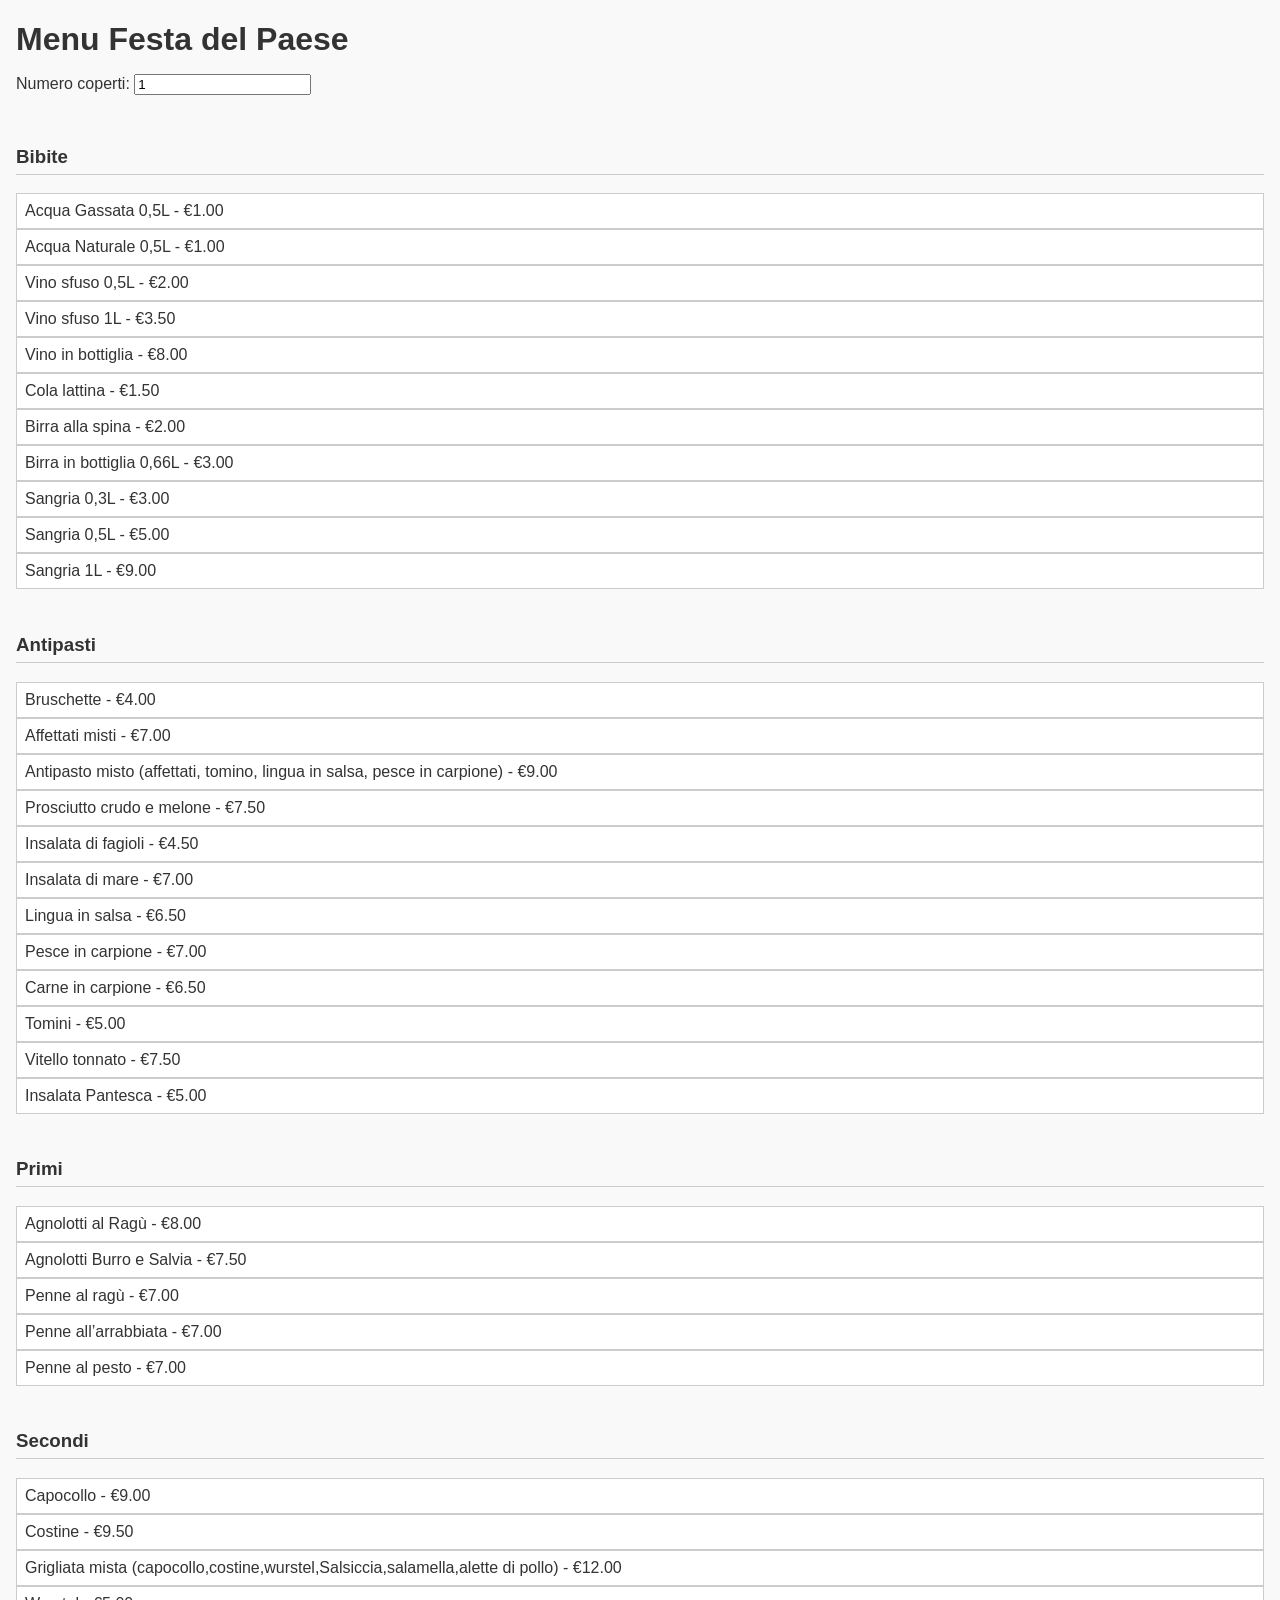
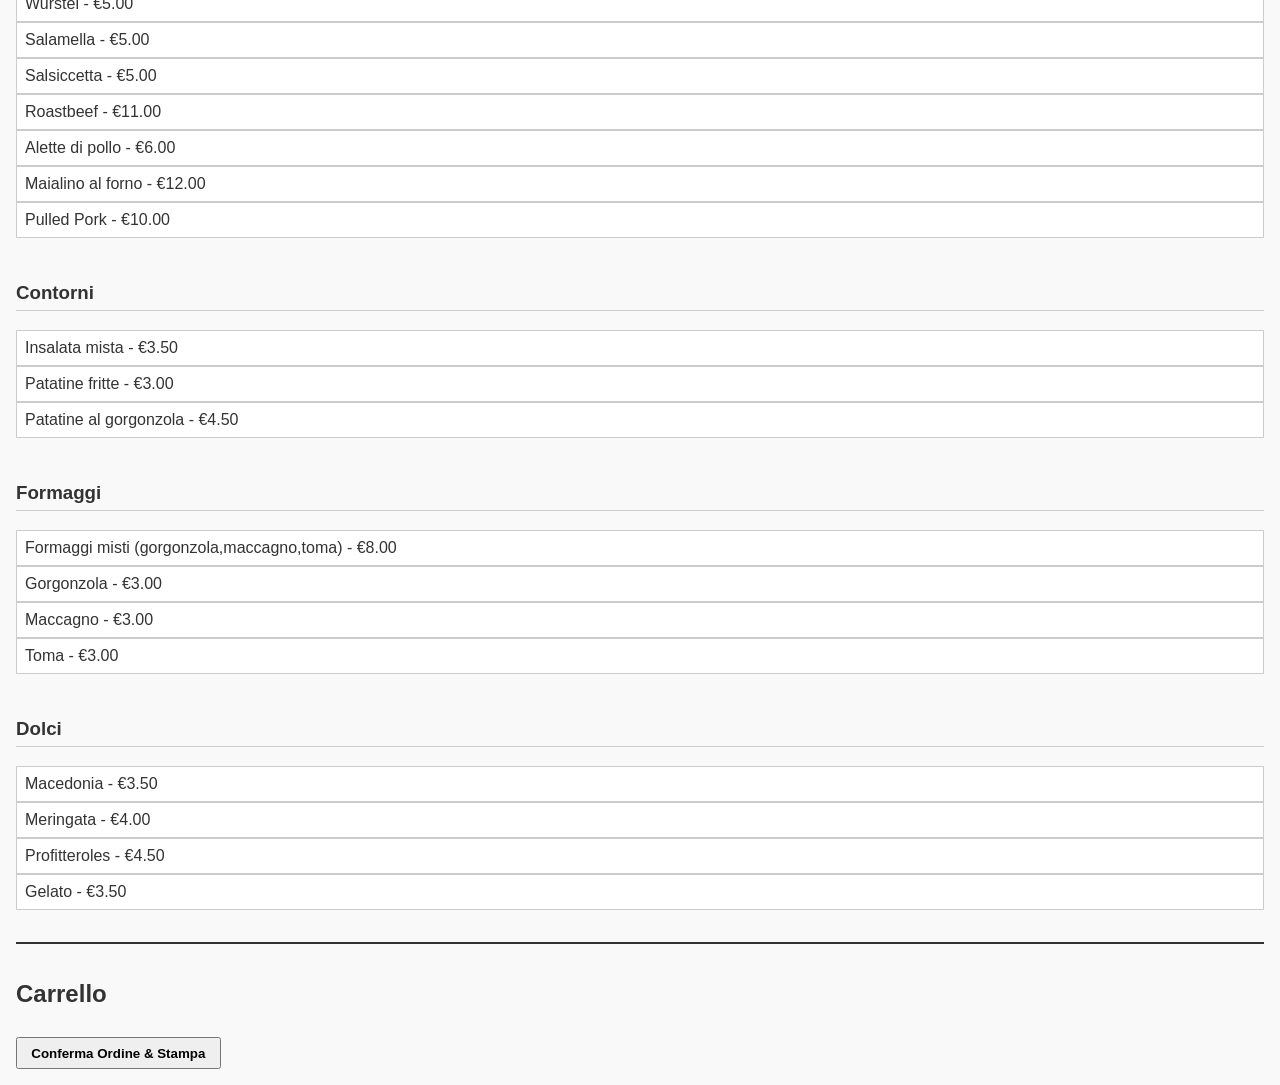
<file: index.html>
<!DOCTYPE html>
<html lang="it">
<head>
<meta charset="UTF-8" />
<meta name="viewport" content="width=device-width, initial-scale=1" />
<title>Portale Prenotazioni Festa</title>
<link rel="stylesheet" href="style.css" />
</head>
<body>
  <h1>Menu Festa del Paese</h1>
  <div id="coperti-container">
    <label for="coperti">Numero coperti:</label>
    <input type="number" id="coperti" min="1" value="1" />
  </div>
  <div id="menu-container"></div>
  <div id="carrello-container">
    <h2>Carrello</h2>
    <ul id="carrello-list"></ul>
    <button id="conferma-ordine">Conferma Ordine & Stampa</button>
  </div>
<script src="script.js"></script>
</body>
</html>
</file>
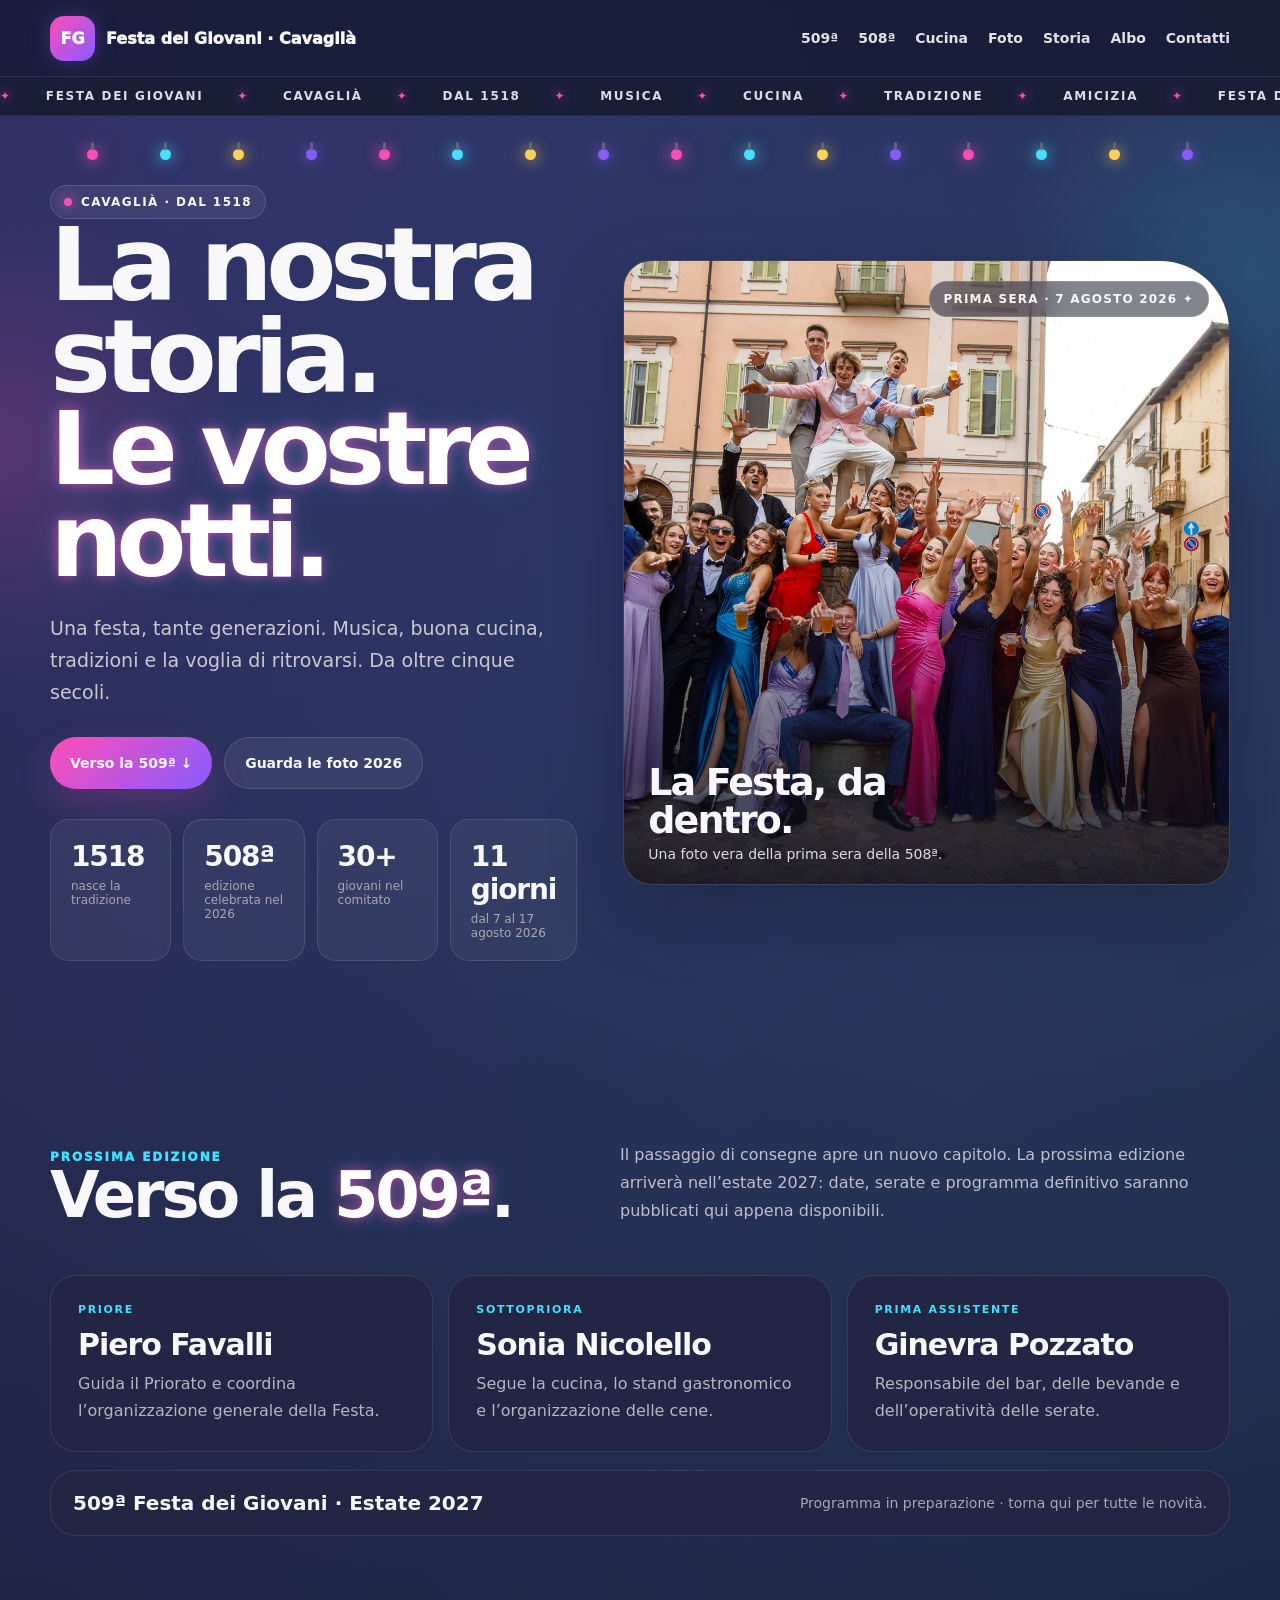
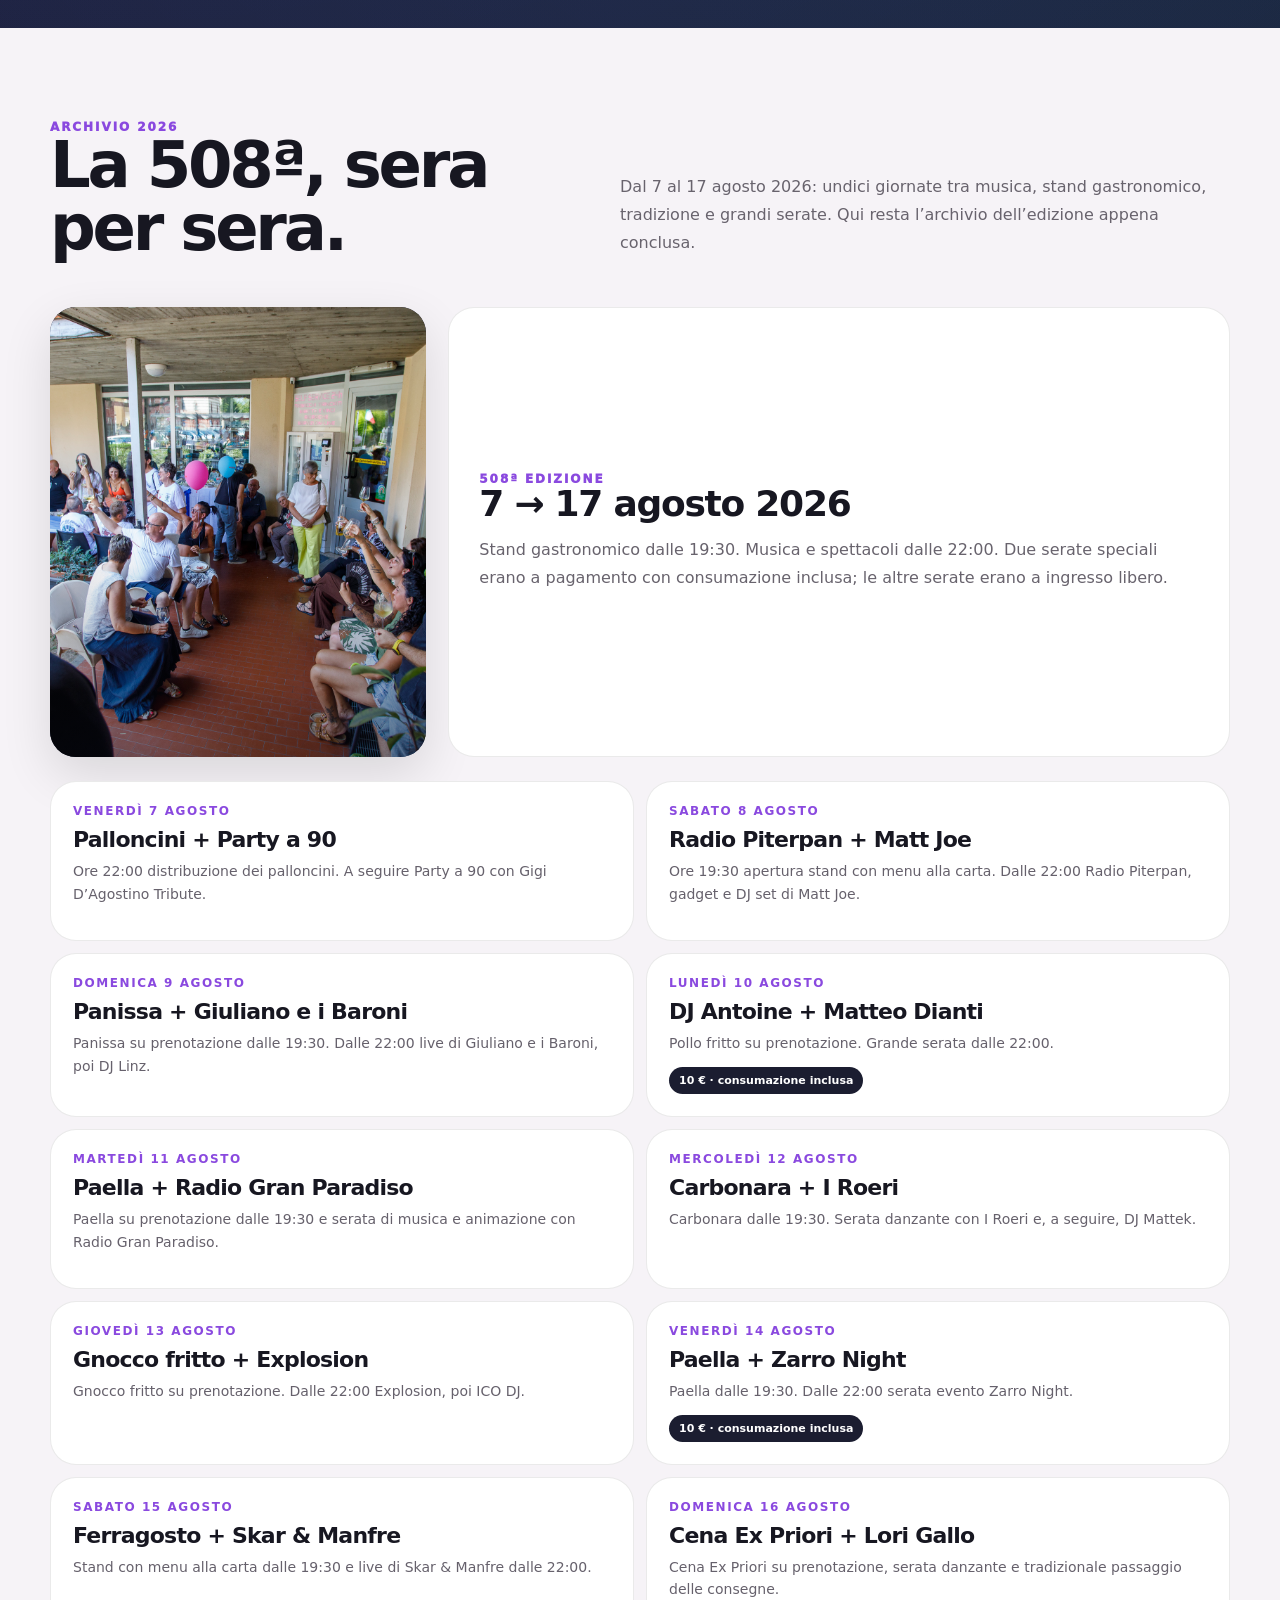
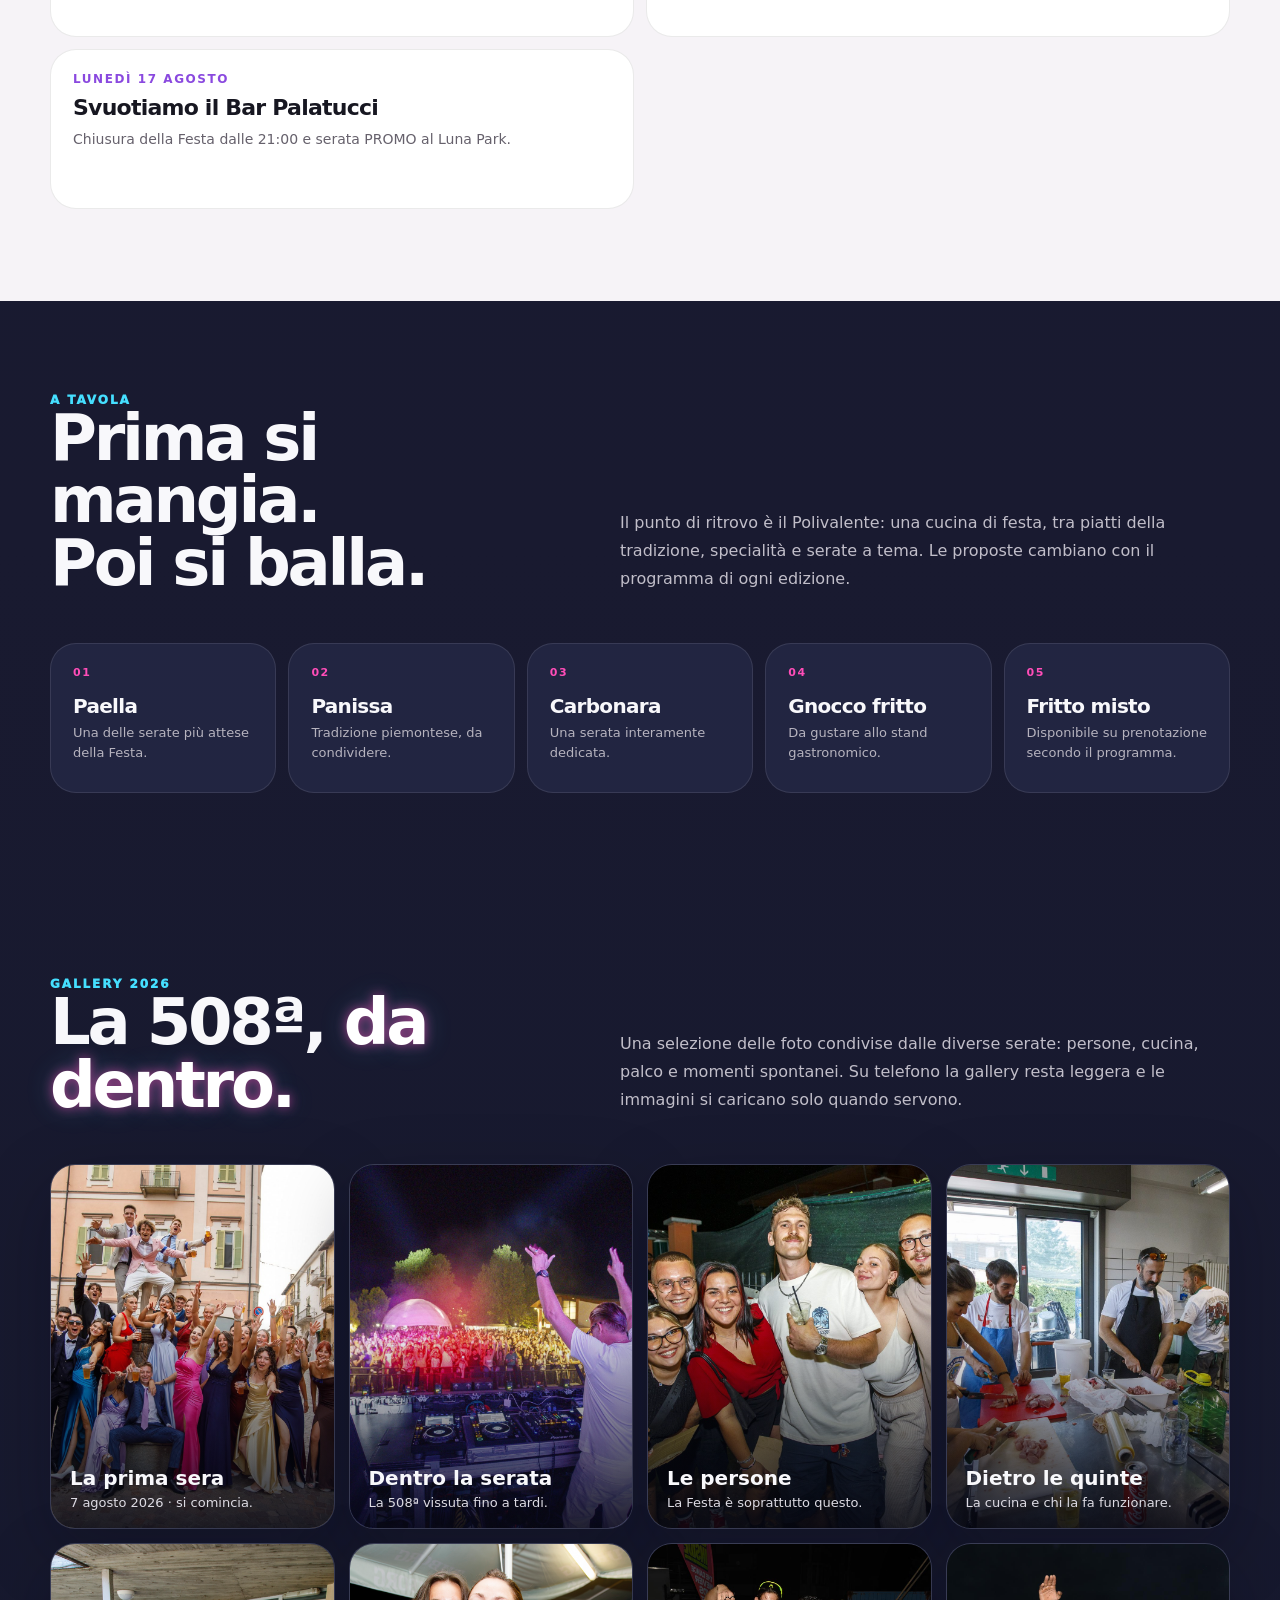
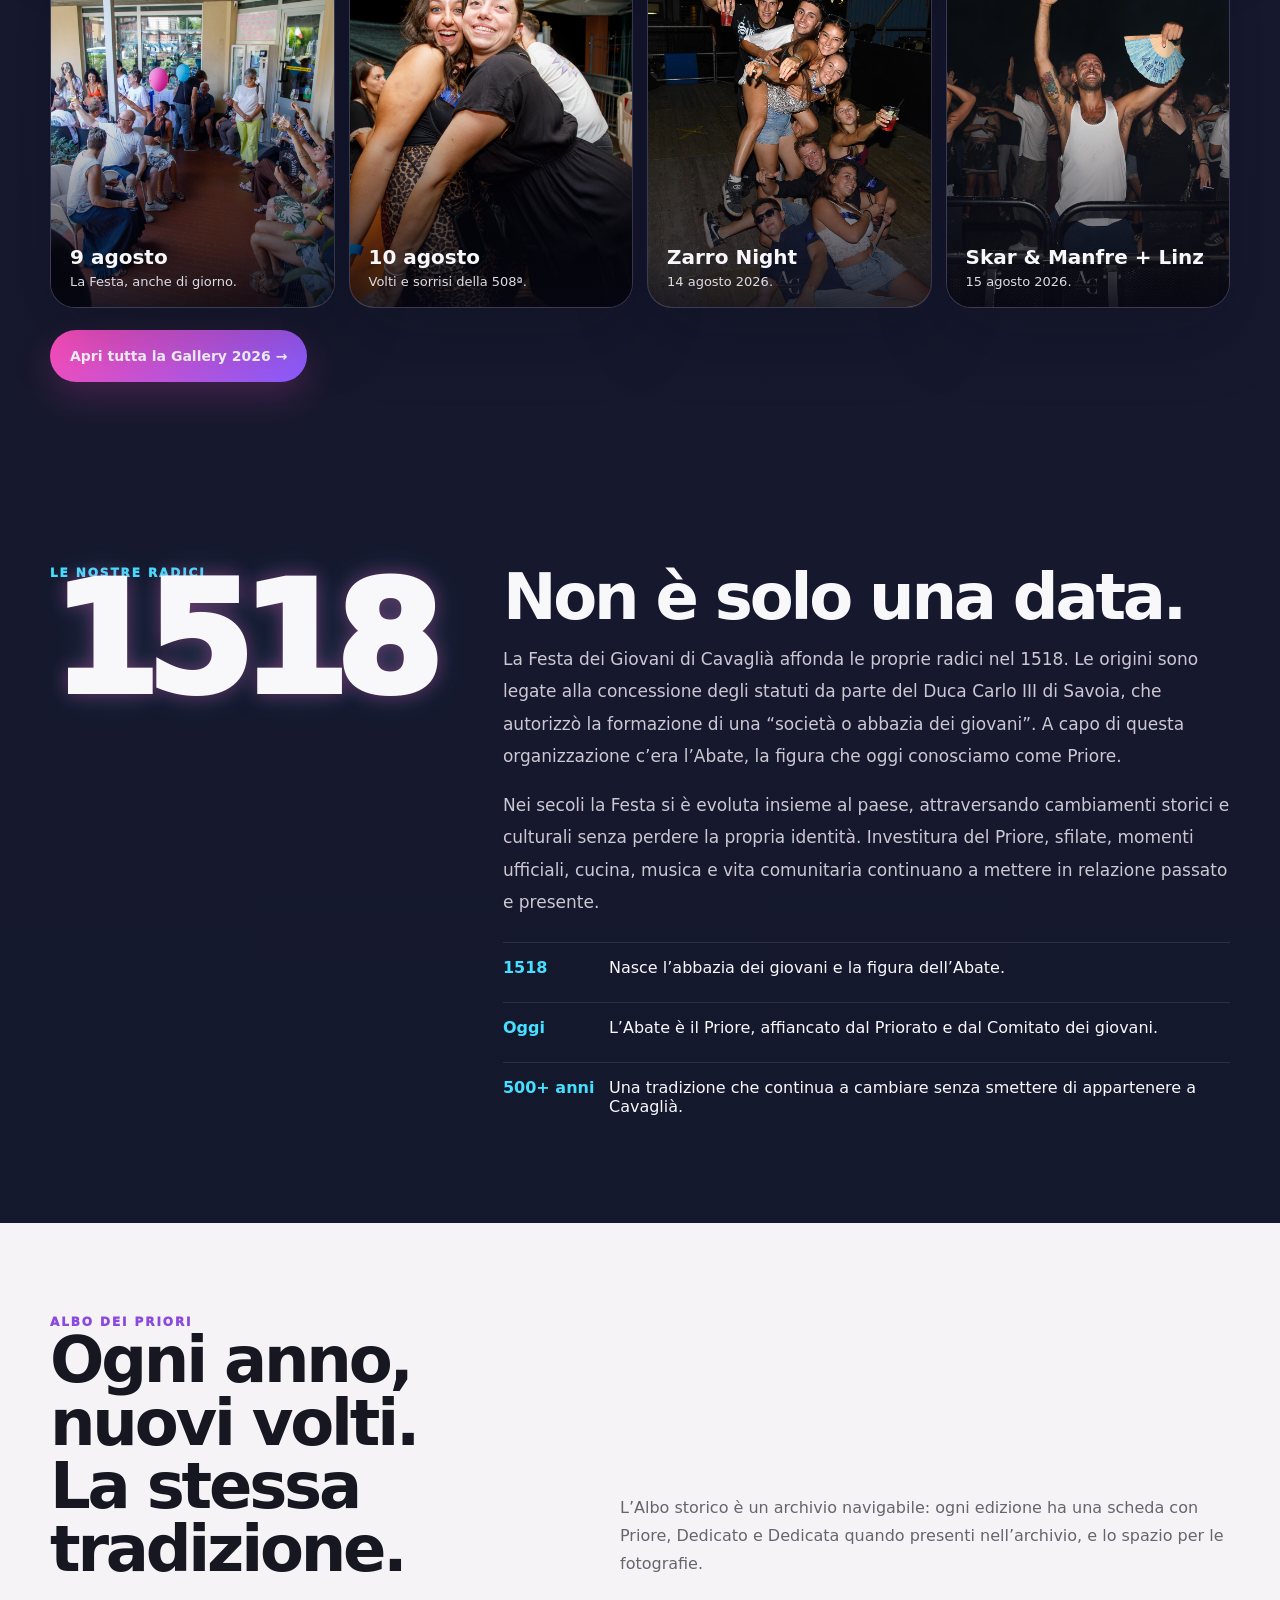
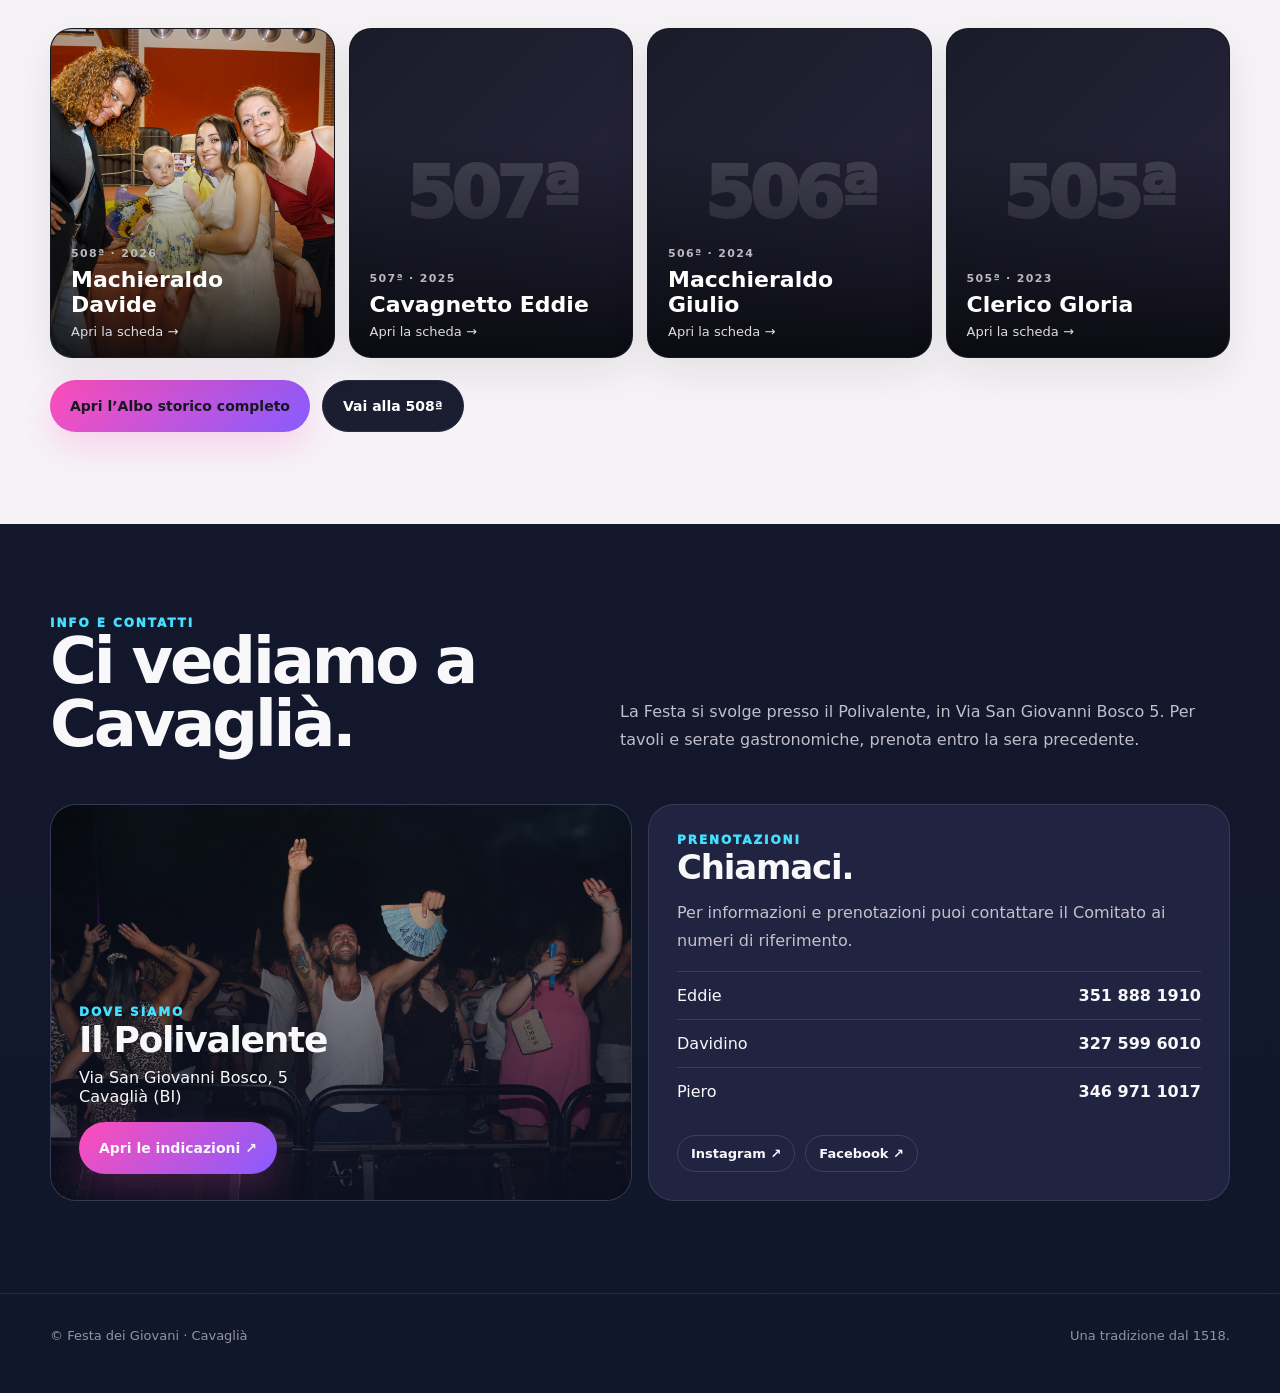
<file: docs/index.html>
<!doctype html>
<html lang="it">
<head>
<meta charset="utf-8">
<meta name="viewport" content="width=device-width,initial-scale=1,viewport-fit=cover">
<meta name="theme-color" content="#151a31">
<title>Festa dei Giovani di Cavaglià</title>
<meta name="description" content="Festa dei Giovani di Cavaglià: una tradizione dal 1518. Programma, cucina, storia, albo dei Priori, foto e contatti.">
<style>
:root{
  --bg:#151a31;--bg2:#1d2040;--panel:#232744;--paper:#f6f3f7;--ink:#171721;
  --white:#fff;--soft:#c8c6d1;--muted:#77717e;--pink:#ff4db8;--cyan:#45dfff;
  --violet:#875cff;--gold:#ffd35b;--line:rgba(255,255,255,.13);--r:26px;
  --shadow:0 24px 70px rgba(7,8,20,.25)
}
*{box-sizing:border-box}
html{scroll-behavior:smooth}
body{
  margin:0;color:#f8f8fb;font-family:Inter,ui-sans-serif,system-ui,-apple-system,BlinkMacSystemFont,"Segoe UI",sans-serif;
  background:
    radial-gradient(circle at 8% 0%,rgba(135,92,255,.24),transparent 28%),
    radial-gradient(circle at 92% 8%,rgba(69,223,255,.15),transparent 27%),
    linear-gradient(180deg,var(--bg) 0%,#191a30 48%,#11172b 100%);
  overflow-x:hidden
}
body.menu-open{overflow:hidden}a{color:inherit;text-decoration:none}img{display:block;max-width:100%}button{font:inherit}
.container{width:min(1180px,calc(100% - 36px));margin:auto}
.section{padding:92px 0}.light{background:var(--paper);color:var(--ink)}
.eyebrow{font-size:12px;letter-spacing:.16em;text-transform:uppercase;font-weight:950;color:var(--cyan)}
h1,h2,h3,p{margin-top:0}h1{font-size:clamp(53px,8vw,103px);line-height:.9;letter-spacing:-.065em;margin-bottom:24px}
h2{font-size:clamp(38px,5vw,66px);line-height:.98;letter-spacing:-.05em;margin-bottom:14px}
h3{letter-spacing:-.035em}.section-head{display:flex;justify-content:space-between;align-items:end;gap:34px;margin-bottom:34px}
.section-copy{max-width:610px;color:#c1bec9;line-height:1.75}.light .section-copy{color:#68636d}
.neon{color:#fff;text-shadow:0 0 12px rgba(255,77,184,.62),0 0 28px rgba(69,223,255,.22)}
.reveal{opacity:0;transform:translateY(24px);transition:opacity .7s ease,transform .7s ease}.reveal.on{opacity:1;transform:none}

/* header */
.site-header{position:sticky;top:0;z-index:100;background:rgba(21,26,49,.82);backdrop-filter:blur(18px);border-bottom:1px solid rgba(255,255,255,.08)}
.nav{height:76px;display:flex;align-items:center;justify-content:space-between;gap:20px}
.brand{display:flex;align-items:center;gap:11px;font-weight:950}.brand-mark{width:45px;height:45px;border-radius:14px;display:grid;place-items:center;background:linear-gradient(135deg,var(--pink),var(--violet));box-shadow:0 0 22px rgba(135,92,255,.3);font-weight:1000}
.brand-title{white-space:nowrap}.nav-links{display:flex;align-items:center;gap:20px;font-size:14px;font-weight:850}
.nav-links a{position:relative;color:#e3e1e8}.nav-links a:after{content:"";position:absolute;left:0;right:100%;bottom:-8px;height:2px;background:linear-gradient(90deg,var(--cyan),var(--pink));transition:.25s}.nav-links a:hover:after{right:0}
.menu-btn{display:none;width:44px;height:44px;border:0;border-radius:13px;background:#252943;color:#fff}

/* ticker */
.ticker{overflow:hidden;background:#191e37;border-bottom:1px solid rgba(255,255,255,.07)}
.ticker-track{display:flex;width:max-content;gap:34px;padding:12px 0;white-space:nowrap;text-transform:uppercase;letter-spacing:.14em;font-size:12px;font-weight:900;color:#dedce4;animation:ticker 28s linear infinite}
.ticker-track span:before{content:"✦";margin-right:34px;color:var(--pink);text-shadow:0 0 12px var(--pink)}
@keyframes ticker{to{transform:translateX(-50%)}}

/* hero */
.hero{position:relative;overflow:hidden;padding:25px 0 88px;isolation:isolate}
.hero:before,.hero:after{content:"";position:absolute;border-radius:50%;z-index:-1}
.hero:before{width:520px;height:520px;left:-260px;top:70px;background:radial-gradient(circle,rgba(255,77,184,.19),transparent 65%)}
.hero:after{width:560px;height:560px;right:-250px;top:-120px;background:radial-gradient(circle,rgba(69,223,255,.15),transparent 64%)}
.light-wire{display:flex;justify-content:space-around;padding:8px 6px 25px}
.bulb{width:11px;height:11px;border-radius:50%;position:relative;animation:twinkle 3.5s ease-in-out infinite}.bulb:before{content:"";position:absolute;width:3px;height:8px;left:4px;top:-7px;background:#626477;border-radius:3px}
.bulb:nth-child(4n+1){background:var(--pink);box-shadow:0 0 15px var(--pink),0 0 30px rgba(255,77,184,.35)}.bulb:nth-child(4n+2){background:var(--cyan);box-shadow:0 0 15px var(--cyan),0 0 30px rgba(69,223,255,.3)}.bulb:nth-child(4n+3){background:var(--gold);box-shadow:0 0 15px var(--gold)}.bulb:nth-child(4n){background:var(--violet);box-shadow:0 0 15px var(--violet)}.bulb:nth-child(2n){animation-delay:.8s}.bulb:nth-child(3n){animation-delay:1.6s}
@keyframes twinkle{50%{opacity:.48;transform:translateY(2px)}}
.hero-grid{display:grid;grid-template-columns:.93fr 1.07fr;gap:46px;align-items:center}
.hero-kicker{display:inline-flex;gap:9px;align-items:center;padding:9px 13px;border-radius:999px;background:rgba(255,255,255,.07);border:1px solid var(--line);font-size:12px;font-weight:900;text-transform:uppercase;letter-spacing:.12em}
.dot{width:8px;height:8px;border-radius:50%;background:var(--pink);box-shadow:0 0 12px var(--pink)}
.hero-lead{max-width:650px;font-size:19px;line-height:1.7;color:#cbc8d2}
.cta{display:flex;gap:12px;flex-wrap:wrap;margin-top:28px}.btn{min-height:52px;padding:0 20px;border-radius:999px;display:inline-flex;align-items:center;justify-content:center;font-size:14px;font-weight:900;transition:.22s}.btn:hover{transform:translateY(-2px)}
.btn-primary{background:linear-gradient(135deg,var(--pink),var(--violet));box-shadow:0 14px 35px rgba(255,77,184,.2)}.btn-ghost{background:rgba(255,255,255,.07);border:1px solid var(--line)}
.hero-photo{min-height:625px;border-radius:28px 70px 28px 28px;position:relative;overflow:hidden;background:#222740;border:1px solid var(--line);box-shadow:var(--shadow)}
.hero-photo img{position:absolute;inset:0;width:100%;height:100%;object-fit:cover;object-position:center 18%;transform:scale(1.02);animation:zoom 16s ease-in-out infinite alternate}.hero-photo:after{content:"";position:absolute;inset:0;background:linear-gradient(180deg,transparent 48%,rgba(9,10,24,.85) 100%)}
@keyframes zoom{to{transform:scale(1.09)}}.hero-loading,.gallery-loading{position:absolute;inset:0;display:grid;place-items:center;color:#aaa7b2;font-size:12px;font-weight:900;letter-spacing:.1em;text-transform:uppercase}
.hero-photo-label{position:absolute;z-index:2;right:20px;top:20px;padding:10px 14px;border-radius:999px;background:rgba(17,20,40,.52);backdrop-filter:blur(12px);border:1px solid var(--line);font-size:12px;font-weight:900;text-transform:uppercase;letter-spacing:.1em}
.hero-badge{position:absolute;z-index:2;left:24px;bottom:22px;max-width:340px}.hero-badge strong{display:block;font-size:38px;line-height:1;letter-spacing:-.05em}.hero-badge span{display:block;margin-top:7px;color:#dddbe3;font-size:14px}
.stats{display:grid;grid-template-columns:repeat(4,1fr);gap:12px;margin-top:30px}.stat{padding:20px;border-radius:19px;background:rgba(255,255,255,.055);border:1px solid rgba(255,255,255,.11)}.stat b{display:block;font-size:28px;letter-spacing:-.04em}.stat span{display:block;margin-top:6px;color:#aaa7b0;font-size:12px}

/* cards */
.glow{--mx:50%;--my:50%;position:relative;overflow:hidden;border-radius:var(--r);background:rgba(35,39,68,.92);border:1px solid rgba(255,255,255,.10);transition:transform .25s,border-color .25s,box-shadow .25s}
.glow:before{content:"";position:absolute;inset:0;pointer-events:none;opacity:0;transition:.25s;background:radial-gradient(300px circle at var(--mx) var(--my),rgba(69,223,255,.16),transparent 48%),radial-gradient(250px circle at calc(var(--mx) + 10%) calc(var(--my) - 10%),rgba(255,77,184,.13),transparent 55%)}
.glow:hover{transform:translateY(-5px);border-color:rgba(69,223,255,.42);box-shadow:0 0 30px rgba(69,223,255,.08),0 22px 50px rgba(5,7,20,.18)}.glow:hover:before{opacity:1}
.light .glow{background:#fff;border-color:rgba(22,22,30,.09)}.light .glow:hover{border-color:rgba(135,92,255,.28);box-shadow:0 20px 45px rgba(38,30,70,.09)}

/* 509 */
.priorato-grid{display:grid;grid-template-columns:repeat(3,1fr);gap:15px}.person-card{padding:27px}.role{font-size:11px;letter-spacing:.15em;text-transform:uppercase;font-weight:900;color:var(--cyan)}.person-name{font-size:30px;margin:11px 0 8px}.person-card p{margin:0;line-height:1.7;color:#b8b5c0}.next-banner{margin-top:18px;padding:20px 22px;display:flex;align-items:center;justify-content:space-between;gap:18px}.next-banner strong{font-size:20px}.next-banner span{font-size:14px;color:#aaa7b1}

/* programma */
.program-intro{display:grid;grid-template-columns:.65fr 1.35fr;gap:22px;margin-bottom:24px}.poster-card{min-height:450px;border-radius:var(--r);position:relative;overflow:hidden;background:#202844;box-shadow:0 18px 50px rgba(0,0,0,.12)}.poster-card img{position:absolute;inset:0;width:100%;height:100%;object-fit:cover}.poster-card:after{content:"";position:absolute;inset:0;background:linear-gradient(180deg,transparent 55%,rgba(10,12,25,.4))}
.program-note{padding:30px;display:flex;flex-direction:column;justify-content:center}.program-note h3{font-size:36px;line-height:1;margin-bottom:14px}.program-note p{line-height:1.75;color:#68636d;margin-bottom:0}
.event-grid{display:grid;grid-template-columns:repeat(2,1fr);gap:12px}.event-card{padding:22px;min-height:160px}.event-date{font-size:12px;letter-spacing:.13em;text-transform:uppercase;font-weight:900;color:#8a49df}.event-title{font-size:22px;margin:9px 0 8px}.event-card p{font-size:14px;line-height:1.62;color:#66616c;margin:0}.ticket{display:inline-flex;margin-top:12px;padding:7px 10px;border-radius:999px;background:#1b1d30;color:#fff;font-size:11px;font-weight:900}

/* food */
.food-grid{display:grid;grid-template-columns:repeat(5,1fr);gap:12px}.food-card{padding:22px;min-height:150px}.food-no{font-size:11px;color:var(--pink);font-weight:900;letter-spacing:.14em}.food-card h3{font-size:20px;margin:15px 0 5px}.food-card p{font-size:13px;color:#b6b3be;line-height:1.55;margin:0}

/* gallery */
.gallery-grid{display:grid;grid-template-columns:repeat(4,1fr);gap:14px}
.gallery-card{position:relative;min-height:365px;border-radius:25px;overflow:hidden;background:#222640;border:1px solid rgba(255,255,255,.1);box-shadow:var(--shadow);transition:.28s}
.gallery-card:before{content:"";position:absolute;inset:0;z-index:2;background:linear-gradient(180deg,transparent 43%,rgba(6,7,18,.86) 100%);pointer-events:none}.gallery-card:after{content:"";position:absolute;inset:-2px;z-index:3;border-radius:inherit;opacity:0;box-shadow:inset 0 0 0 1px rgba(69,223,255,.58),inset 0 0 28px rgba(255,77,184,.12);transition:.28s;pointer-events:none}
.gallery-card:hover{transform:translateY(-6px)}.gallery-card:hover:after{opacity:1}.gallery-card img{position:absolute;inset:0;width:100%;height:100%;object-fit:cover;transition:transform .65s}.gallery-card:hover img{transform:scale(1.045)}
.gallery-caption{position:absolute;z-index:4;left:19px;right:19px;bottom:18px}.gallery-caption b{display:block;font-size:20px}.gallery-caption span{display:block;margin-top:5px;font-size:13px;color:#dddbe3}

/* history */
.history-wrap{display:grid;grid-template-columns:.72fr 1.28fr;gap:44px;align-items:start}.year{font-size:clamp(86px,12vw,160px);font-weight:950;letter-spacing:-.08em;line-height:.8;text-shadow:0 0 18px rgba(255,77,184,.35),0 0 34px rgba(69,223,255,.15)}.history-text{font-size:17px;line-height:1.9;color:#cbc8d2}.history-points{display:grid;gap:10px;margin-top:24px}.history-point{display:flex;gap:14px;padding:15px 0;border-top:1px solid rgba(255,255,255,.1)}.history-point b{min-width:92px;color:var(--cyan)}

/* albo */
.albo-grid{display:grid;grid-template-columns:repeat(4,1fr);gap:14px;margin-top:28px}.albo-card{position:relative;min-height:330px;border-radius:22px;overflow:hidden;background:#171923;color:#fff;border:1px solid rgba(0,0,0,.08);box-shadow:0 16px 40px rgba(25,25,30,.08);transition:.28s}.albo-card:hover{transform:translateY(-6px)}.albo-card:after{content:"";position:absolute;inset:0;background:linear-gradient(180deg,transparent 35%,rgba(8,9,14,.9) 100%)}.albo-card img{position:absolute;inset:0;width:100%;height:100%;object-fit:cover}.albo-year{position:absolute;inset:0;display:grid;place-items:center;font-size:72px;font-weight:950;letter-spacing:-.07em;color:rgba(255,255,255,.15);background:linear-gradient(135deg,#1a1c2a,#29243c)}.albo-copy{position:absolute;left:20px;right:20px;bottom:18px;z-index:3}.albo-copy small{display:block;color:#bbb8c1;font-size:11px;font-weight:900;text-transform:uppercase;letter-spacing:.12em;margin-bottom:7px}.albo-copy b{display:block;font-size:22px}.albo-copy span{display:block;margin-top:7px;font-size:13px;color:#dedbe4}.albo-actions{display:flex;gap:12px;flex-wrap:wrap;margin-top:22px}.btn-dark{background:#1b1d30;color:#fff;border:1px solid #2b2e45}

/* contact */
.contact-grid{display:grid;grid-template-columns:1fr 1fr;gap:16px}.contact-card{padding:28px}.contact-card h3{font-size:34px;margin-bottom:12px}.contact-card p{line-height:1.75;color:#c4c1cb}.contact-row{display:flex;justify-content:space-between;gap:15px;padding:14px 0;border-top:1px solid rgba(255,255,255,.11)}.contact-row a{font-weight:900}.socials{display:flex;gap:10px;flex-wrap:wrap;margin-top:20px}.socials a{padding:10px 13px;border:1px solid var(--line);border-radius:999px;font-size:13px;font-weight:900}.place-card{min-height:390px;position:relative}.place-card img{position:absolute;inset:0;width:100%;height:100%;object-fit:cover}.place-card:after{content:"";position:absolute;inset:0;background:linear-gradient(180deg,rgba(12,15,32,.15),rgba(12,15,32,.88))}.place-copy{position:absolute;z-index:3;left:28px;right:28px;bottom:26px}.place-copy h3{font-size:36px;margin-bottom:8px}.footer{padding:34px 0 50px;color:#9593a0;font-size:13px;border-top:1px solid rgba(255,255,255,.08)}.footer-inner{display:flex;justify-content:space-between;gap:20px;flex-wrap:wrap}

@media(max-width:980px){
  .nav-links{display:none;position:fixed;inset:76px 14px auto 14px;background:#20243f;border:1px solid var(--line);border-radius:20px;padding:18px;flex-direction:column;align-items:flex-start;box-shadow:var(--shadow)}.nav-links.open{display:flex}.menu-btn{display:block}
  .hero-grid,.program-intro,.history-wrap,.contact-grid{grid-template-columns:1fr}.hero-photo{min-height:500px;order:-1}.stats{grid-template-columns:repeat(2,1fr)}
  .priorato-grid{grid-template-columns:1fr}.food-grid{grid-template-columns:repeat(2,1fr)}.gallery-grid,.albo-grid{grid-template-columns:1fr 1fr}
}
@media(max-width:680px){
  .container{width:min(100% - 22px,1180px)}.section{padding:64px 0}.section-head{flex-direction:column;align-items:flex-start}
  .hero{padding-top:15px;padding-bottom:62px}.hero h1{font-size:52px}.hero-lead{font-size:17px}.hero-photo{min-height:390px;border-radius:20px 38px 20px 20px}.hero-photo-label{right:14px;top:14px}.hero-badge{left:18px;bottom:18px}.hero-badge strong{font-size:31px}
  .stats{grid-template-columns:1fr 1fr}.stat{padding:16px}.stat b{font-size:24px}.event-grid{grid-template-columns:1fr}.event-card{min-height:auto}.food-grid{grid-template-columns:1fr 1fr}.food-card{min-height:130px;padding:18px}
  .gallery-grid,.albo-grid{grid-template-columns:1fr}.gallery-card{min-height:330px}.albo-card{min-height:290px}.next-banner{align-items:flex-start;flex-direction:column}.year{font-size:92px}.brand-title{font-size:14px}.contact-card{padding:22px}
}
@media(max-width:390px){.hero h1{font-size:46px}.stats,.food-grid{grid-template-columns:1fr}}
@media(prefers-reduced-motion:reduce){*,*:before,*:after{animation-duration:.01ms!important;animation-iteration-count:1!important;transition-duration:.01ms!important;scroll-behavior:auto!important}.reveal{opacity:1;transform:none}}
</style>
</head>
<body>
<header class="site-header">
  <div class="container nav">
    <a class="brand" href="#home" aria-label="Festa dei Giovani - Home"><span class="brand-mark" aria-hidden="true">FG</span><span class="brand-title">Festa dei Giovani · Cavaglià</span></a>
    <nav class="nav-links" id="navLinks">
      <a href="#edizione">509ª</a><a href="#programma">508ª</a><a href="#cucina">Cucina</a><a href="#foto">Foto</a><a href="#storia">Storia</a><a href="#albo">Albo</a><a href="#contatti">Contatti</a>
    </nav>
    <button class="menu-btn" id="menuBtn" aria-label="Apri menu" aria-expanded="false">☰</button>
  </div>
</header>

<div class="ticker"><div class="ticker-track">
<span>Festa dei Giovani</span><span>Cavaglià</span><span>dal 1518</span><span>musica</span><span>cucina</span><span>tradizione</span><span>amicizia</span>
<span>Festa dei Giovani</span><span>Cavaglià</span><span>dal 1518</span><span>musica</span><span>cucina</span><span>tradizione</span><span>amicizia</span>
</div></div>

<main id="home">
<section class="hero">
<div class="container">
  <div class="light-wire" aria-hidden="true">
    <span class="bulb"></span><span class="bulb"></span><span class="bulb"></span><span class="bulb"></span><span class="bulb"></span><span class="bulb"></span><span class="bulb"></span><span class="bulb"></span><span class="bulb"></span><span class="bulb"></span><span class="bulb"></span><span class="bulb"></span><span class="bulb"></span><span class="bulb"></span><span class="bulb"></span><span class="bulb"></span>
  </div>
  <div class="hero-grid">
    <div class="reveal">
      <div class="hero-kicker"><span class="dot"></span>Cavaglià · dal 1518</div>
      <h1>La nostra storia.<br><span class="neon">Le vostre notti.</span></h1>
      <p class="hero-lead">Una festa, tante generazioni. Musica, buona cucina, tradizioni e la voglia di ritrovarsi. Da oltre cinque secoli.</p>
      <div class="cta"><a class="btn btn-primary" href="#edizione">Verso la 509ª ↓</a><a class="btn btn-ghost" href="#foto">Guarda le foto 2026</a></div>
      <div class="stats"><div class="stat"><b>1518</b><span>nasce la tradizione</span></div><div class="stat"><b>508ª</b><span>edizione celebrata nel 2026</span></div><div class="stat"><b>30+</b><span>giovani nel comitato</span></div><div class="stat"><b>11 giorni</b><span>dal 7 al 17 agosto 2026</span></div></div>
    </div>
    <div class="hero-photo reveal">
      <div class="hero-loading">Prima sera · 7 agosto 2026</div>
      <img data-b64-src="assets/hero-prima-sera-2026.b64" alt="Gruppo e pubblico durante la prima sera della Festa dei Giovani 2026" fetchpriority="high">
      <div class="hero-photo-label">Prima sera · 7 agosto 2026 ✦</div>
      <div class="hero-badge"><strong>La Festa, da dentro.</strong><span>Una foto vera della prima sera della 508ª.</span></div>
    </div>
  </div>
</div>
</section>

<section class="section" id="edizione"><div class="container">
  <div class="section-head reveal"><div><div class="eyebrow">Prossima edizione</div><h2>Verso la <span class="neon">509ª</span>.</h2></div><p class="section-copy">Il passaggio di consegne apre un nuovo capitolo. La prossima edizione arriverà nell’estate 2027: date, serate e programma definitivo saranno pubblicati qui appena disponibili.</p></div>
  <div class="priorato-grid">
    <article class="glow person-card reveal"><div class="role">Priore</div><h3 class="person-name">Piero Favalli</h3><p>Guida il Priorato e coordina l’organizzazione generale della Festa.</p></article>
    <article class="glow person-card reveal"><div class="role">Sottopriora</div><h3 class="person-name">Sonia Nicolello</h3><p>Segue la cucina, lo stand gastronomico e l’organizzazione delle cene.</p></article>
    <article class="glow person-card reveal"><div class="role">Prima Assistente</div><h3 class="person-name">Ginevra Pozzato</h3><p>Responsabile del bar, delle bevande e dell’operatività delle serate.</p></article>
  </div>
  <div class="glow next-banner reveal"><strong>509ª Festa dei Giovani · Estate 2027</strong><span>Programma in preparazione · torna qui per tutte le novità.</span></div>
</div></section>

<section class="section light" id="programma"><div class="container">
  <div class="section-head reveal"><div><div class="eyebrow" style="color:#8a49df">Archivio 2026</div><h2>La 508ª, sera per sera.</h2></div><p class="section-copy">Dal 7 al 17 agosto 2026: undici giornate tra musica, stand gastronomico, tradizione e grandi serate. Qui resta l’archivio dell’edizione appena conclusa.</p></div>
  <div class="program-intro">
    <div class="poster-card reveal"><div class="gallery-loading">Foto 508ª…</div><img data-b64-src="assets/fdg2026-09-agosto.b64" alt="Un momento della 508ª Festa dei Giovani"></div>
    <div class="glow program-note reveal"><div class="eyebrow" style="color:#8a49df">508ª edizione</div><h3>7 → 17 agosto 2026</h3><p>Stand gastronomico dalle 19:30. Musica e spettacoli dalle 22:00. Due serate speciali erano a pagamento con consumazione inclusa; le altre serate erano a ingresso libero.</p></div>
  </div>
  <div class="event-grid">
    <article class="glow event-card reveal"><div class="event-date">Venerdì 7 agosto</div><h3 class="event-title">Palloncini + Party a 90</h3><p>Ore 22:00 distribuzione dei palloncini. A seguire Party a 90 con Gigi D’Agostino Tribute.</p></article>
    <article class="glow event-card reveal"><div class="event-date">Sabato 8 agosto</div><h3 class="event-title">Radio Piterpan + Matt Joe</h3><p>Ore 19:30 apertura stand con menu alla carta. Dalle 22:00 Radio Piterpan, gadget e DJ set di Matt Joe.</p></article>
    <article class="glow event-card reveal"><div class="event-date">Domenica 9 agosto</div><h3 class="event-title">Panissa + Giuliano e i Baroni</h3><p>Panissa su prenotazione dalle 19:30. Dalle 22:00 live di Giuliano e i Baroni, poi DJ Linz.</p></article>
    <article class="glow event-card reveal"><div class="event-date">Lunedì 10 agosto</div><h3 class="event-title">DJ Antoine + Matteo Dianti</h3><p>Pollo fritto su prenotazione. Grande serata dalle 22:00.</p><span class="ticket">10 € · consumazione inclusa</span></article>
    <article class="glow event-card reveal"><div class="event-date">Martedì 11 agosto</div><h3 class="event-title">Paella + Radio Gran Paradiso</h3><p>Paella su prenotazione dalle 19:30 e serata di musica e animazione con Radio Gran Paradiso.</p></article>
    <article class="glow event-card reveal"><div class="event-date">Mercoledì 12 agosto</div><h3 class="event-title">Carbonara + I Roeri</h3><p>Carbonara dalle 19:30. Serata danzante con I Roeri e, a seguire, DJ Mattek.</p></article>
    <article class="glow event-card reveal"><div class="event-date">Giovedì 13 agosto</div><h3 class="event-title">Gnocco fritto + Explosion</h3><p>Gnocco fritto su prenotazione. Dalle 22:00 Explosion, poi ICO DJ.</p></article>
    <article class="glow event-card reveal"><div class="event-date">Venerdì 14 agosto</div><h3 class="event-title">Paella + Zarro Night</h3><p>Paella dalle 19:30. Dalle 22:00 serata evento Zarro Night.</p><span class="ticket">10 € · consumazione inclusa</span></article>
    <article class="glow event-card reveal"><div class="event-date">Sabato 15 agosto</div><h3 class="event-title">Ferragosto + Skar &amp; Manfre</h3><p>Stand con menu alla carta dalle 19:30 e live di Skar &amp; Manfre dalle 22:00.</p></article>
    <article class="glow event-card reveal"><div class="event-date">Domenica 16 agosto</div><h3 class="event-title">Cena Ex Priori + Lori Gallo</h3><p>Cena Ex Priori su prenotazione, serata danzante e tradizionale passaggio delle consegne.</p></article>
    <article class="glow event-card reveal"><div class="event-date">Lunedì 17 agosto</div><h3 class="event-title">Svuotiamo il Bar Palatucci</h3><p>Chiusura della Festa dalle 21:00 e serata PROMO al Luna Park.</p></article>
  </div>
</div></section>

<section class="section" id="cucina"><div class="container">
  <div class="section-head reveal"><div><div class="eyebrow">A tavola</div><h2>Prima si mangia.<br>Poi si balla.</h2></div><p class="section-copy">Il punto di ritrovo è il Polivalente: una cucina di festa, tra piatti della tradizione, specialità e serate a tema. Le proposte cambiano con il programma di ogni edizione.</p></div>
  <div class="food-grid">
    <article class="glow food-card reveal"><div class="food-no">01</div><h3>Paella</h3><p>Una delle serate più attese della Festa.</p></article>
    <article class="glow food-card reveal"><div class="food-no">02</div><h3>Panissa</h3><p>Tradizione piemontese, da condividere.</p></article>
    <article class="glow food-card reveal"><div class="food-no">03</div><h3>Carbonara</h3><p>Una serata interamente dedicata.</p></article>
    <article class="glow food-card reveal"><div class="food-no">04</div><h3>Gnocco fritto</h3><p>Da gustare allo stand gastronomico.</p></article>
    <article class="glow food-card reveal"><div class="food-no">05</div><h3>Fritto misto</h3><p>Disponibile su prenotazione secondo il programma.</p></article>
  </div>
</div></section>

<section class="section" id="foto"><div class="container">
  <div class="section-head reveal"><div><div class="eyebrow">Gallery 2026</div><h2>La 508ª, <span class="neon">da dentro.</span></h2></div><p class="section-copy">Una selezione delle foto condivise dalle diverse serate: persone, cucina, palco e momenti spontanei. Su telefono la gallery resta leggera e le immagini si caricano solo quando servono.</p></div>
  <div class="gallery-grid">
    <article class="gallery-card reveal"><div class="gallery-loading">7 agosto…</div><img data-b64-src="assets/hero-prima-sera-2026.b64" alt="Prima sera della 508ª Festa dei Giovani, 7 agosto 2026" loading="lazy"><div class="gallery-caption"><b>La prima sera</b><span>7 agosto 2026 · si comincia.</span></div></article>
    <article class="gallery-card reveal"><div class="gallery-loading">508ª…</div><img data-b64-src="assets/fdg2026-serata.b64" alt="Momento di festa durante la 508ª Festa dei Giovani" loading="lazy"><div class="gallery-caption"><b>Dentro la serata</b><span>La 508ª vissuta fino a tardi.</span></div></article>
    <article class="gallery-card reveal"><div class="gallery-loading">508ª…</div><img data-b64-src="assets/fdg2026-amiche.b64" alt="Persone durante la 508ª Festa dei Giovani" loading="lazy"><div class="gallery-caption"><b>Le persone</b><span>La Festa è soprattutto questo.</span></div></article>
    <article class="gallery-card reveal"><div class="gallery-loading">Cucina…</div><img data-b64-src="assets/fdg2026-cucina.b64" alt="Cucina della Festa dei Giovani 2026" loading="lazy"><div class="gallery-caption"><b>Dietro le quinte</b><span>La cucina e chi la fa funzionare.</span></div></article>
    <article class="gallery-card reveal"><div class="gallery-loading">9 agosto…</div><img data-b64-src="assets/fdg2026-09-agosto.b64" alt="Momento della Festa dei Giovani del 9 agosto 2026" loading="lazy"><div class="gallery-caption"><b>9 agosto</b><span>La Festa, anche di giorno.</span></div></article>
    <article class="gallery-card reveal"><div class="gallery-loading">10 agosto…</div><img data-b64-src="assets/fdg2026-10-agosto.b64" alt="Momento della Festa dei Giovani del 10 agosto 2026" loading="lazy"><div class="gallery-caption"><b>10 agosto</b><span>Volti e sorrisi della 508ª.</span></div></article>
    <article class="gallery-card reveal"><div class="gallery-loading">14 agosto…</div><img data-b64-src="assets/fdg2026-14-agosto.b64" alt="Zarro Night alla Festa dei Giovani il 14 agosto 2026" loading="lazy"><div class="gallery-caption"><b>Zarro Night</b><span>14 agosto 2026.</span></div></article>
    <article class="gallery-card reveal"><div class="gallery-loading">15 agosto…</div><img data-b64-src="assets/fdg2026-15-agosto.b64" alt="Serata Skar e Manfre con Linz alla Festa dei Giovani il 15 agosto 2026" loading="lazy"><div class="gallery-caption"><b>Skar &amp; Manfre + Linz</b><span>15 agosto 2026.</span></div></article>
  </div>
  <div class="albo-actions reveal"><a class="btn btn-primary" href="foto/">Apri tutta la Gallery 2026 →</a></div>
</div></section>

<section class="section" id="storia"><div class="container"><div class="history-wrap reveal">
  <div><div class="eyebrow">Le nostre radici</div><div class="year">1518</div></div>
  <div><h2>Non è solo una data.</h2><p class="history-text">La Festa dei Giovani di Cavaglià affonda le proprie radici nel 1518. Le origini sono legate alla concessione degli statuti da parte del Duca Carlo III di Savoia, che autorizzò la formazione di una “società o abbazia dei giovani”. A capo di questa organizzazione c’era l’Abate, la figura che oggi conosciamo come Priore.</p><p class="history-text">Nei secoli la Festa si è evoluta insieme al paese, attraversando cambiamenti storici e culturali senza perdere la propria identità. Investitura del Priore, sfilate, momenti ufficiali, cucina, musica e vita comunitaria continuano a mettere in relazione passato e presente.</p><div class="history-points"><div class="history-point"><b>1518</b><span>Nasce l’abbazia dei giovani e la figura dell’Abate.</span></div><div class="history-point"><b>Oggi</b><span>L’Abate è il Priore, affiancato dal Priorato e dal Comitato dei giovani.</span></div><div class="history-point"><b>500+ anni</b><span>Una tradizione che continua a cambiare senza smettere di appartenere a Cavaglià.</span></div></div></div>
</div></div></section>

<section class="section light" id="albo"><div class="container">
  <div class="section-head reveal"><div><div class="eyebrow" style="color:#8a49df">Albo dei Priori</div><h2>Ogni anno, nuovi volti.<br>La stessa tradizione.</h2></div><p class="section-copy">L’Albo storico è un archivio navigabile: ogni edizione ha una scheda con Priore, Dedicato e Dedicata quando presenti nell’archivio, e lo spazio per le fotografie.</p></div>
  <div class="albo-grid">
    <a class="albo-card reveal" href="albo/dettaglio.html?anno=2026"><div class="gallery-loading">Archivio 2026…</div><img data-b64-src="assets/albo-2026.b64" alt="Foto dall'archivio della 508ª Festa dei Giovani" loading="lazy"><div class="albo-copy"><small>508ª · 2026</small><b>Machieraldo Davide</b><span>Apri la scheda →</span></div></a>
    <a class="albo-card reveal" href="albo/dettaglio.html?anno=2025"><div class="albo-year">507ª</div><div class="albo-copy"><small>507ª · 2025</small><b>Cavagnetto Eddie</b><span>Apri la scheda →</span></div></a>
    <a class="albo-card reveal" href="albo/dettaglio.html?anno=2024"><div class="albo-year">506ª</div><div class="albo-copy"><small>506ª · 2024</small><b>Macchieraldo Giulio</b><span>Apri la scheda →</span></div></a>
    <a class="albo-card reveal" href="albo/dettaglio.html?anno=2023"><div class="albo-year">505ª</div><div class="albo-copy"><small>505ª · 2023</small><b>Clerico Gloria</b><span>Apri la scheda →</span></div></a>
  </div>
  <div class="albo-actions reveal"><a class="btn btn-primary" href="albo/">Apri l’Albo storico completo</a><a class="btn btn-dark" href="albo/dettaglio.html?anno=2026">Vai alla 508ª</a></div>
</div></section>

<section class="section" id="contatti"><div class="container">
  <div class="section-head reveal"><div><div class="eyebrow">Info e contatti</div><h2>Ci vediamo a Cavaglià.</h2></div><p class="section-copy">La Festa si svolge presso il Polivalente, in Via San Giovanni Bosco 5. Per tavoli e serate gastronomiche, prenota entro la sera precedente.</p></div>
  <div class="contact-grid">
    <div class="glow place-card reveal"><div class="gallery-loading">Foto della Festa…</div><img data-b64-src="assets/fdg2026-15-agosto.b64" alt="Festa dei Giovani di Cavaglià" loading="lazy"><div class="place-copy"><div class="eyebrow">Dove siamo</div><h3>Il Polivalente</h3><p>Via San Giovanni Bosco, 5<br>Cavaglià (BI)</p><a class="btn btn-primary" href="https://maps.google.com/?q=Via+San+Giovanni+Bosco+5+Cavaglia+BI" target="_blank" rel="noopener">Apri le indicazioni ↗</a></div></div>
    <div class="glow contact-card reveal"><div class="eyebrow">Prenotazioni</div><h3>Chiamaci.</h3><p>Per informazioni e prenotazioni puoi contattare il Comitato ai numeri di riferimento.</p><div class="contact-row"><span>Eddie</span><a href="tel:+393518881910">351 888 1910</a></div><div class="contact-row"><span>Davidino</span><a href="tel:+393275996010">327 599 6010</a></div><div class="contact-row"><span>Piero</span><a href="tel:+393469711017">346 971 1017</a></div><div class="socials"><a href="https://www.instagram.com/festadeigiovani_cavaglia/" target="_blank" rel="noopener">Instagram ↗</a><a href="https://www.facebook.com/Festa-Dei-Giovani-626421994179731/" target="_blank" rel="noopener">Facebook ↗</a></div></div>
  </div>
</div></section>
</main>

<footer class="footer"><div class="container footer-inner"><span>© Festa dei Giovani · Cavaglià</span><span>Una tradizione dal 1518.</span></div></footer>
<script>
const menuBtn=document.getElementById('menuBtn'),nav=document.getElementById('navLinks');
menuBtn.addEventListener('click',()=>{const open=nav.classList.toggle('open');document.body.classList.toggle('menu-open',open);menuBtn.textContent=open?'✕':'☰';menuBtn.setAttribute('aria-expanded',String(open))});
nav.querySelectorAll('a').forEach(a=>a.addEventListener('click',()=>{nav.classList.remove('open');document.body.classList.remove('menu-open');menuBtn.textContent='☰';menuBtn.setAttribute('aria-expanded','false')}));
const io=new IntersectionObserver(es=>es.forEach(e=>{if(e.isIntersecting)e.target.classList.add('on')}),{threshold:.1});document.querySelectorAll('.reveal').forEach(el=>io.observe(el));
document.querySelectorAll('.glow').forEach(card=>card.addEventListener('pointermove',e=>{const r=card.getBoundingClientRect();card.style.setProperty('--mx',`${e.clientX-r.left}px`);card.style.setProperty('--my',`${e.clientY-r.top}px`)}));
(function(){const imgs=[...document.querySelectorAll('img[data-b64-src]')];const load=async img=>{if(img.dataset.loaded)return;img.dataset.loaded='1';try{const r=await fetch(img.dataset.b64Src,{cache:'force-cache'}),b64=(await r.text()).trim();img.src='data:image/jpeg;base64,'+b64;img.addEventListener('load',()=>{img.parentElement.querySelector('.gallery-loading')?.remove();img.parentElement.querySelector('.hero-loading')?.remove()},{once:true})}catch(e){const l=img.parentElement.querySelector('.gallery-loading');if(l)l.textContent='Foto non disponibile'}};if('IntersectionObserver'in window){const obs=new IntersectionObserver(es=>es.forEach(e=>{if(e.isIntersecting){load(e.target);obs.unobserve(e.target)}}),{rootMargin:'400px 0px'});imgs.forEach(i=>obs.observe(i))}else imgs.forEach(load)})();
</script>
</body>
</html>
</file>
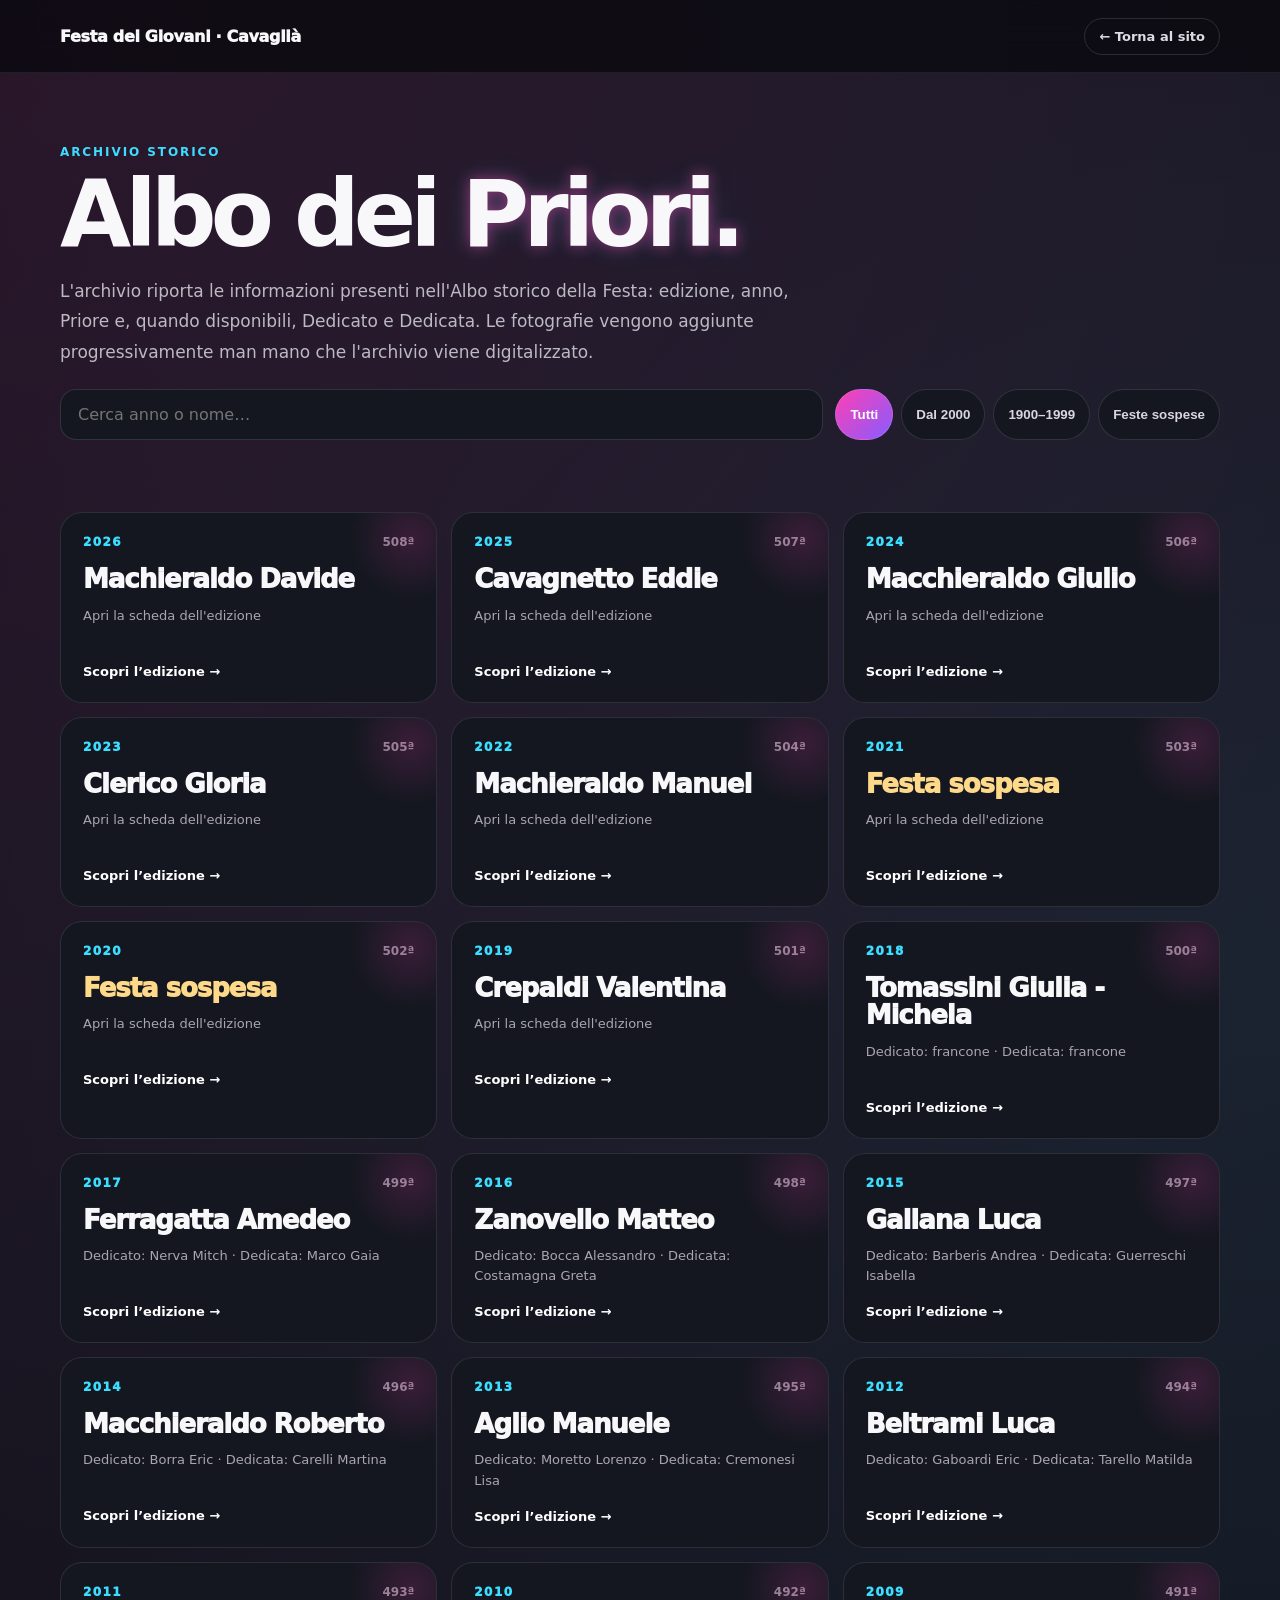
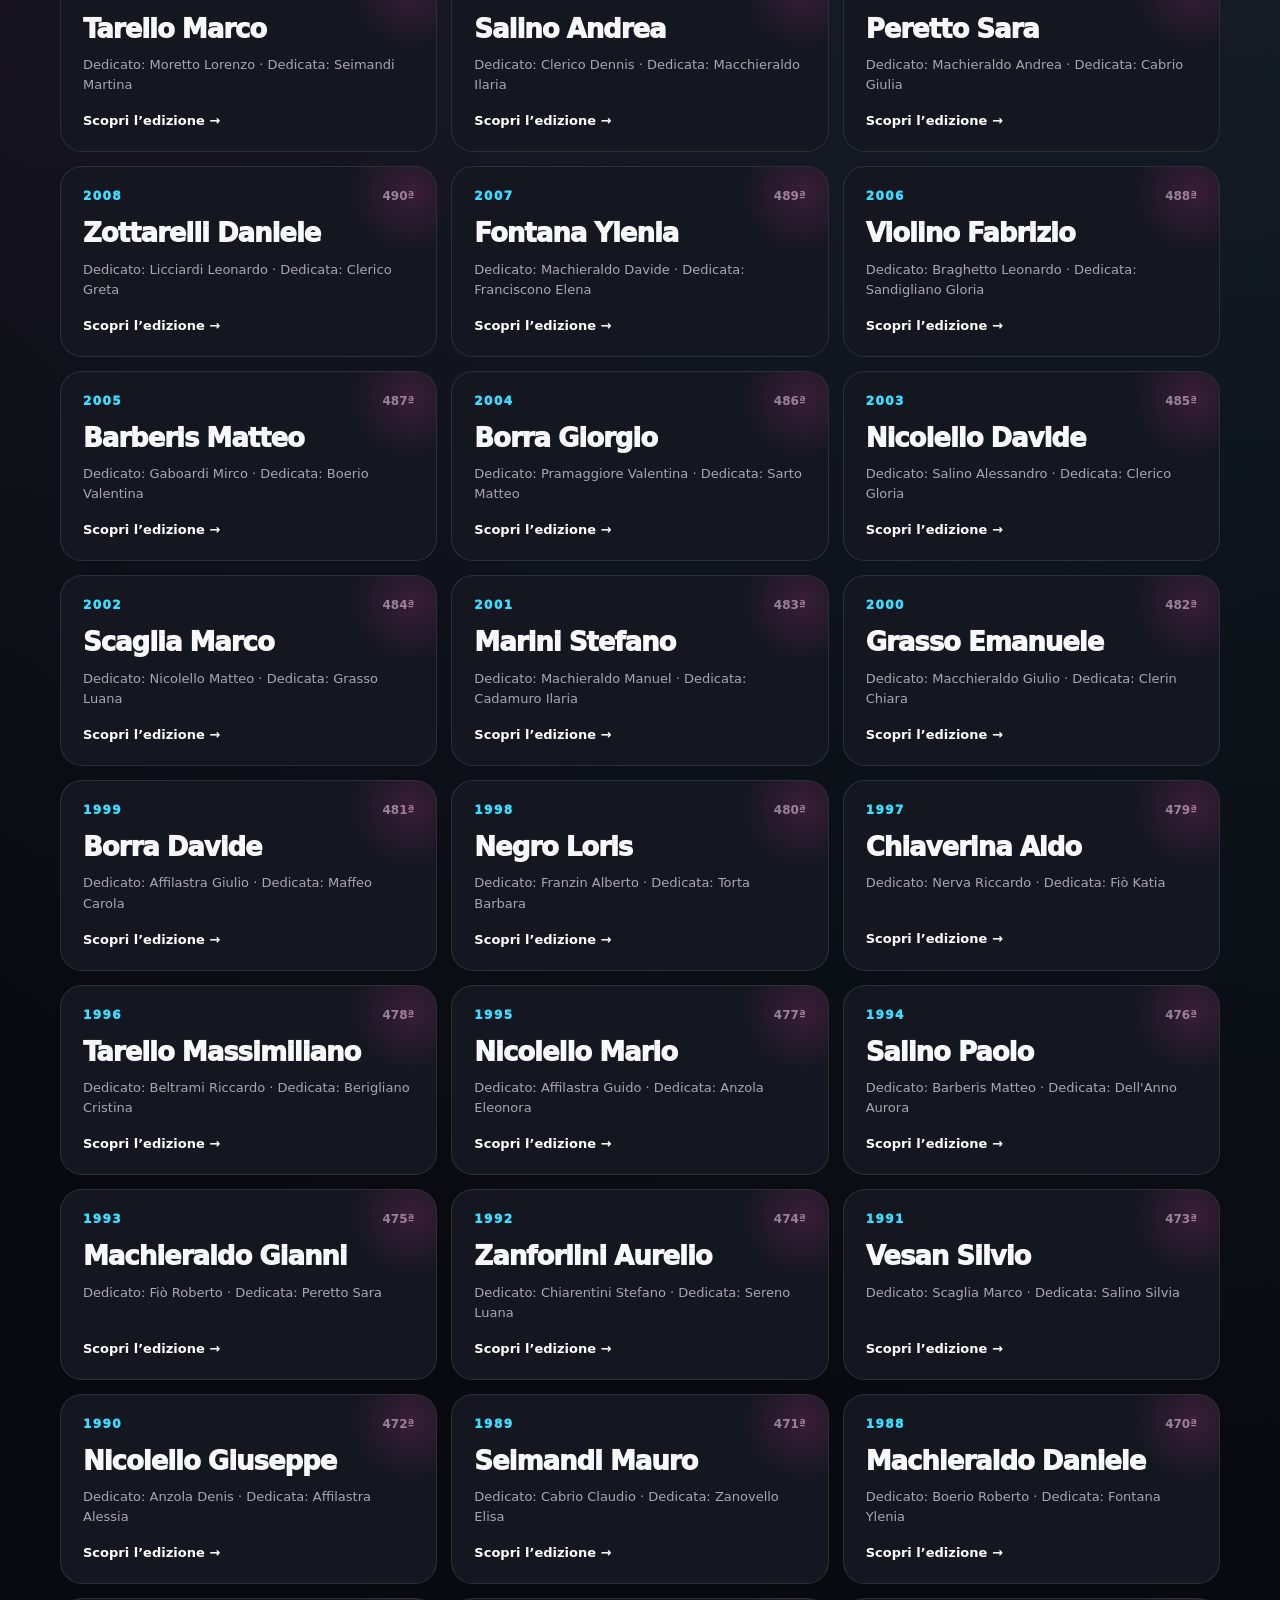
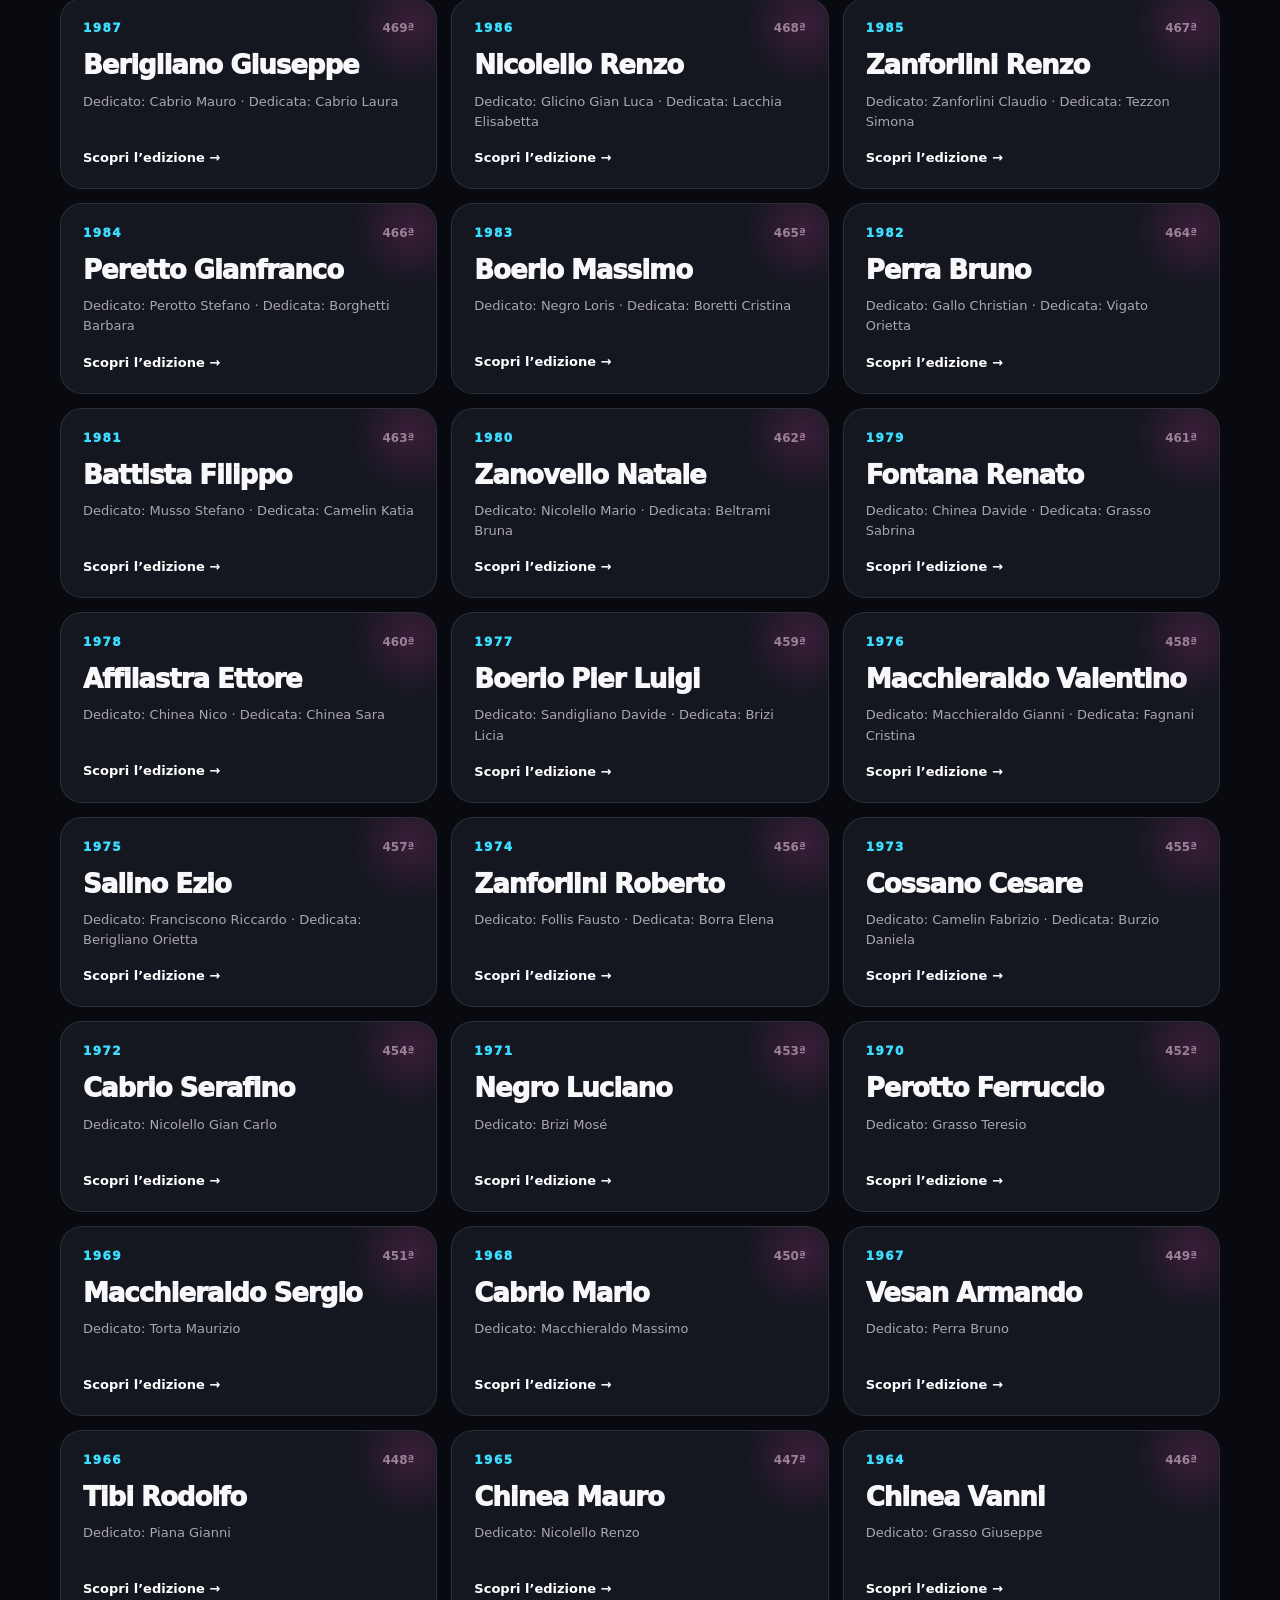
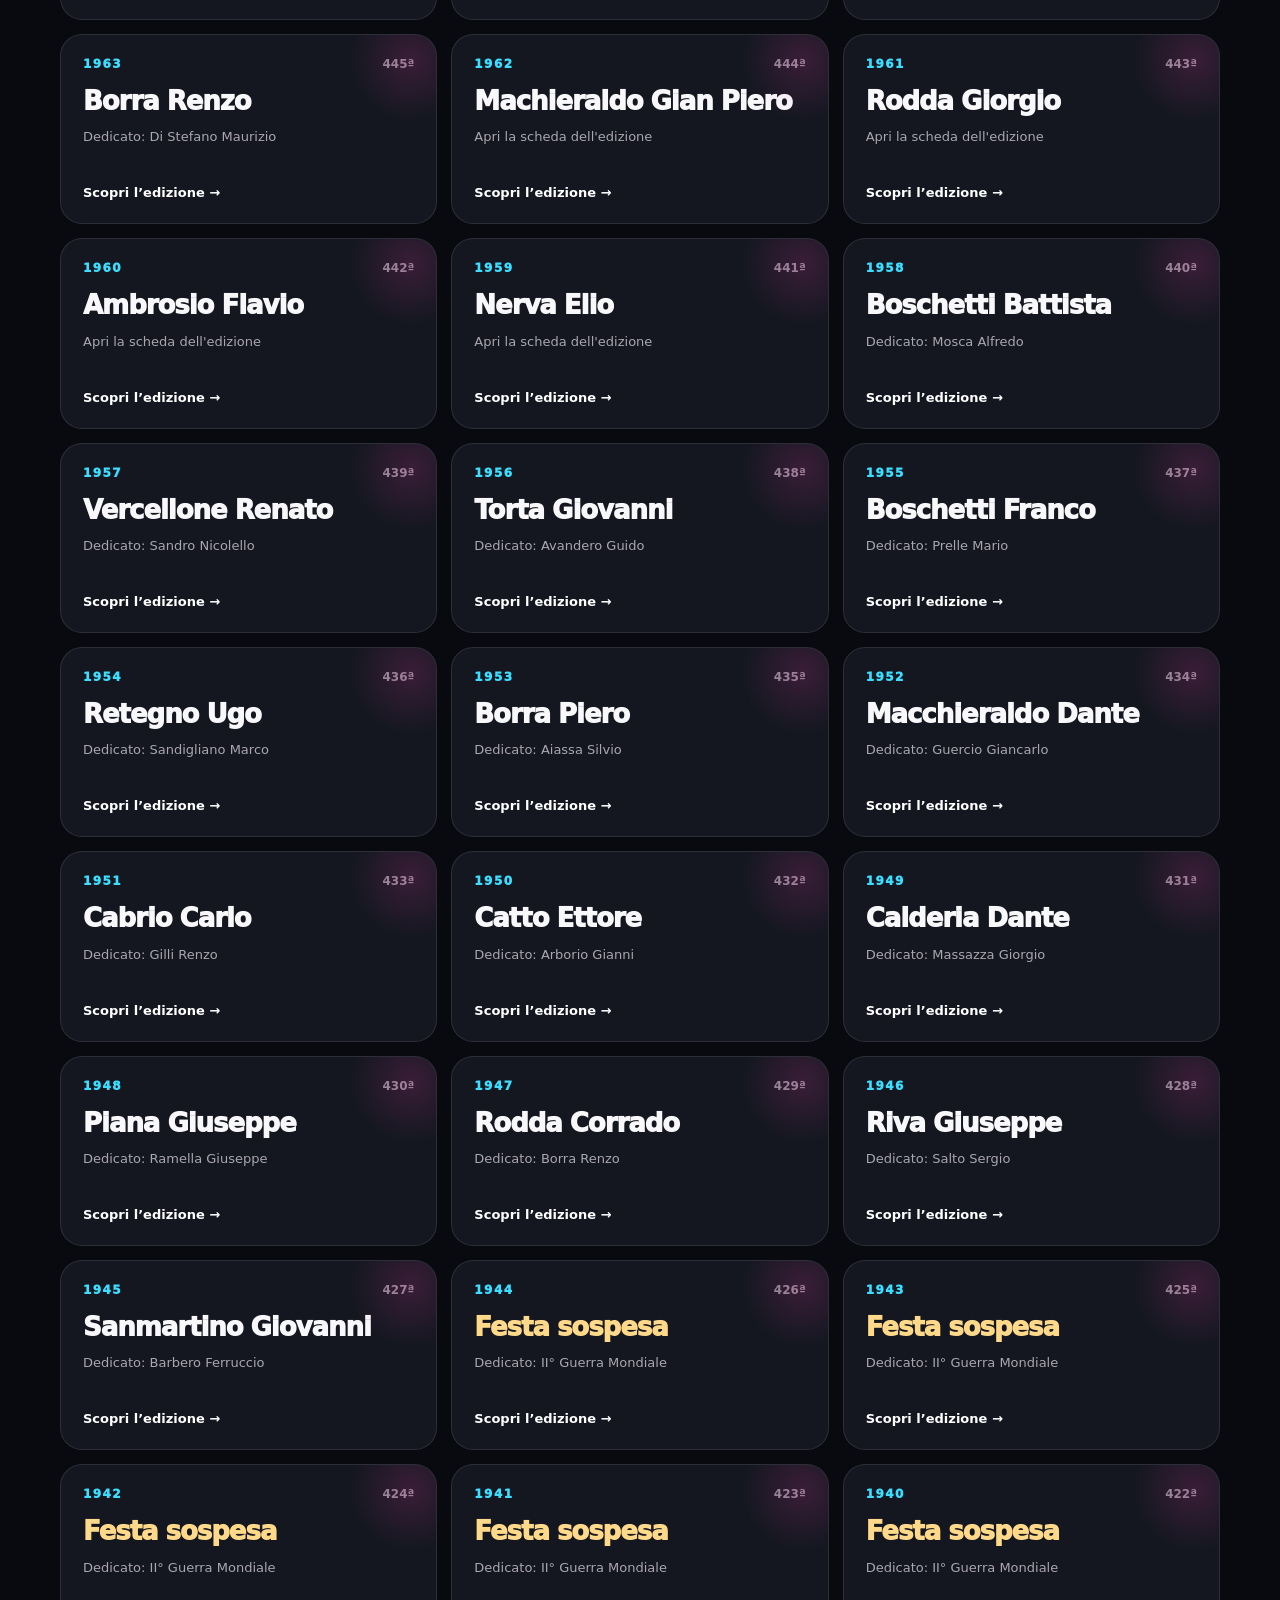
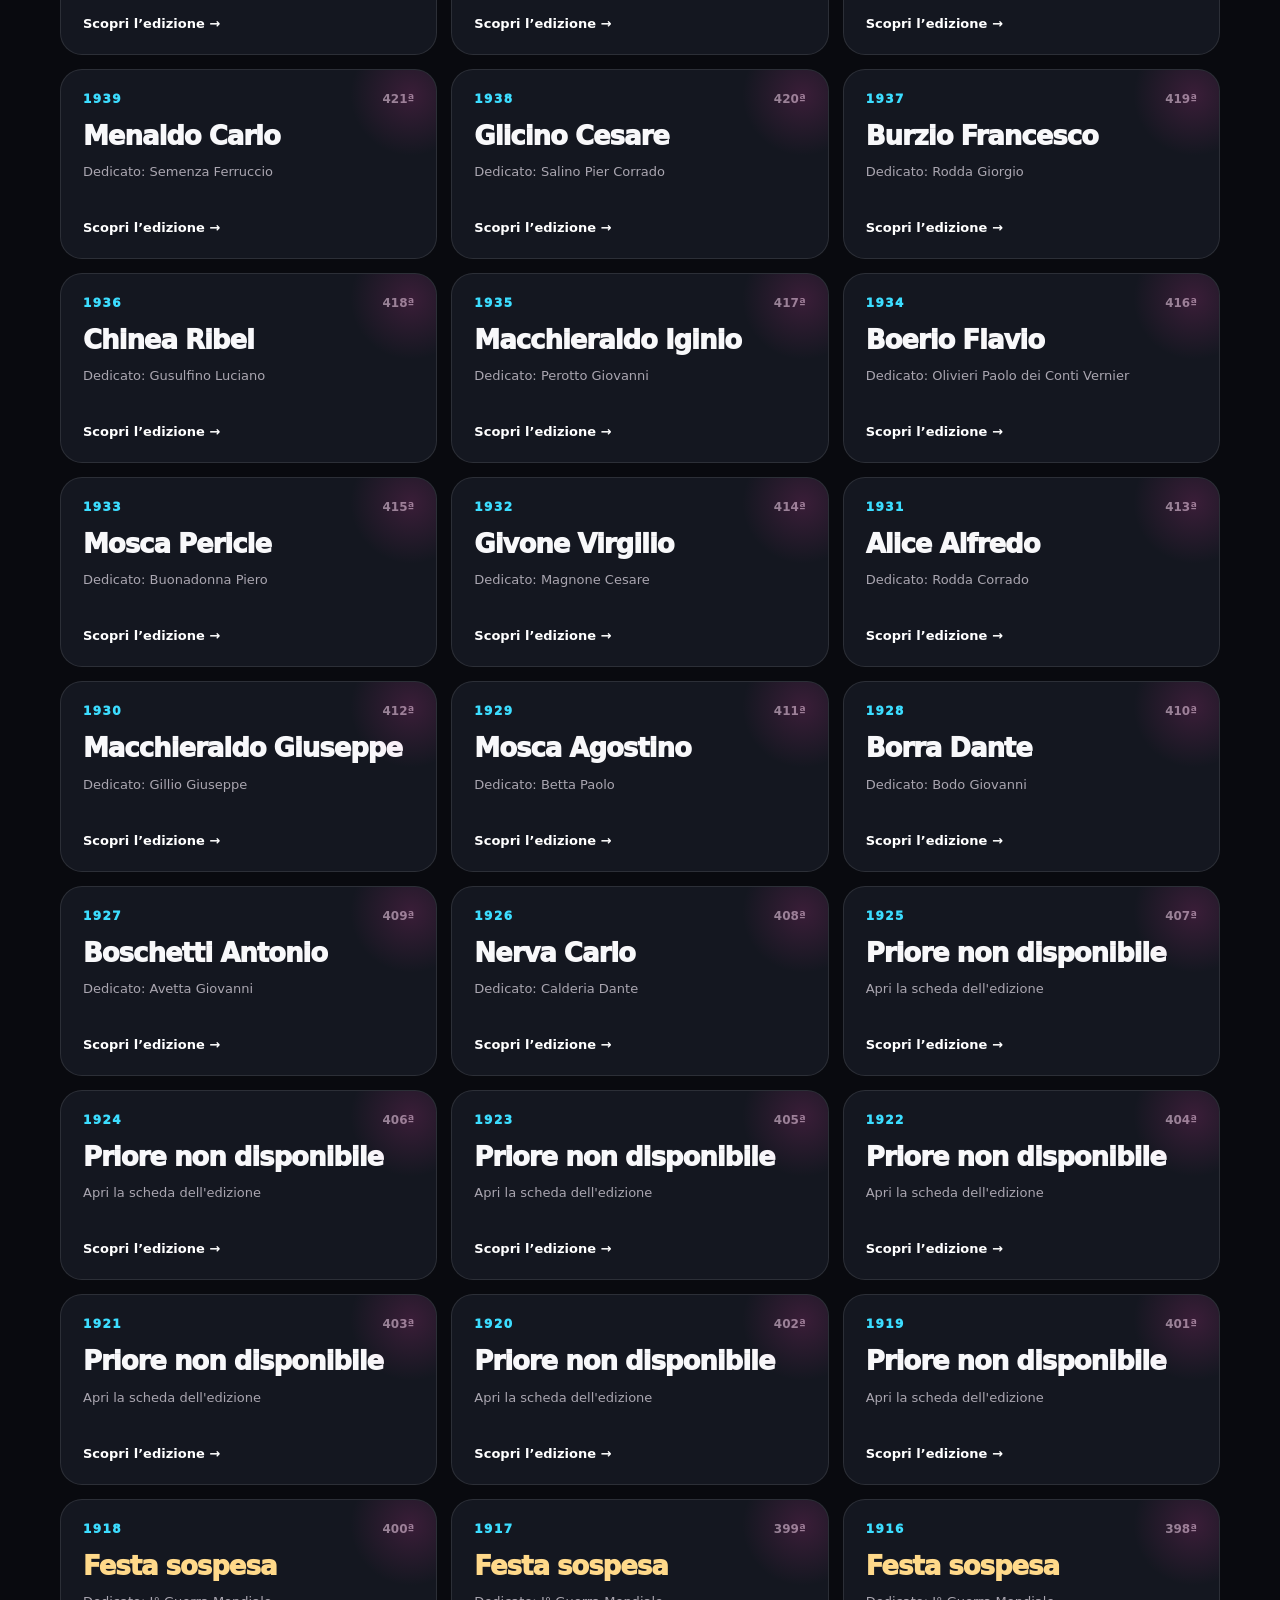
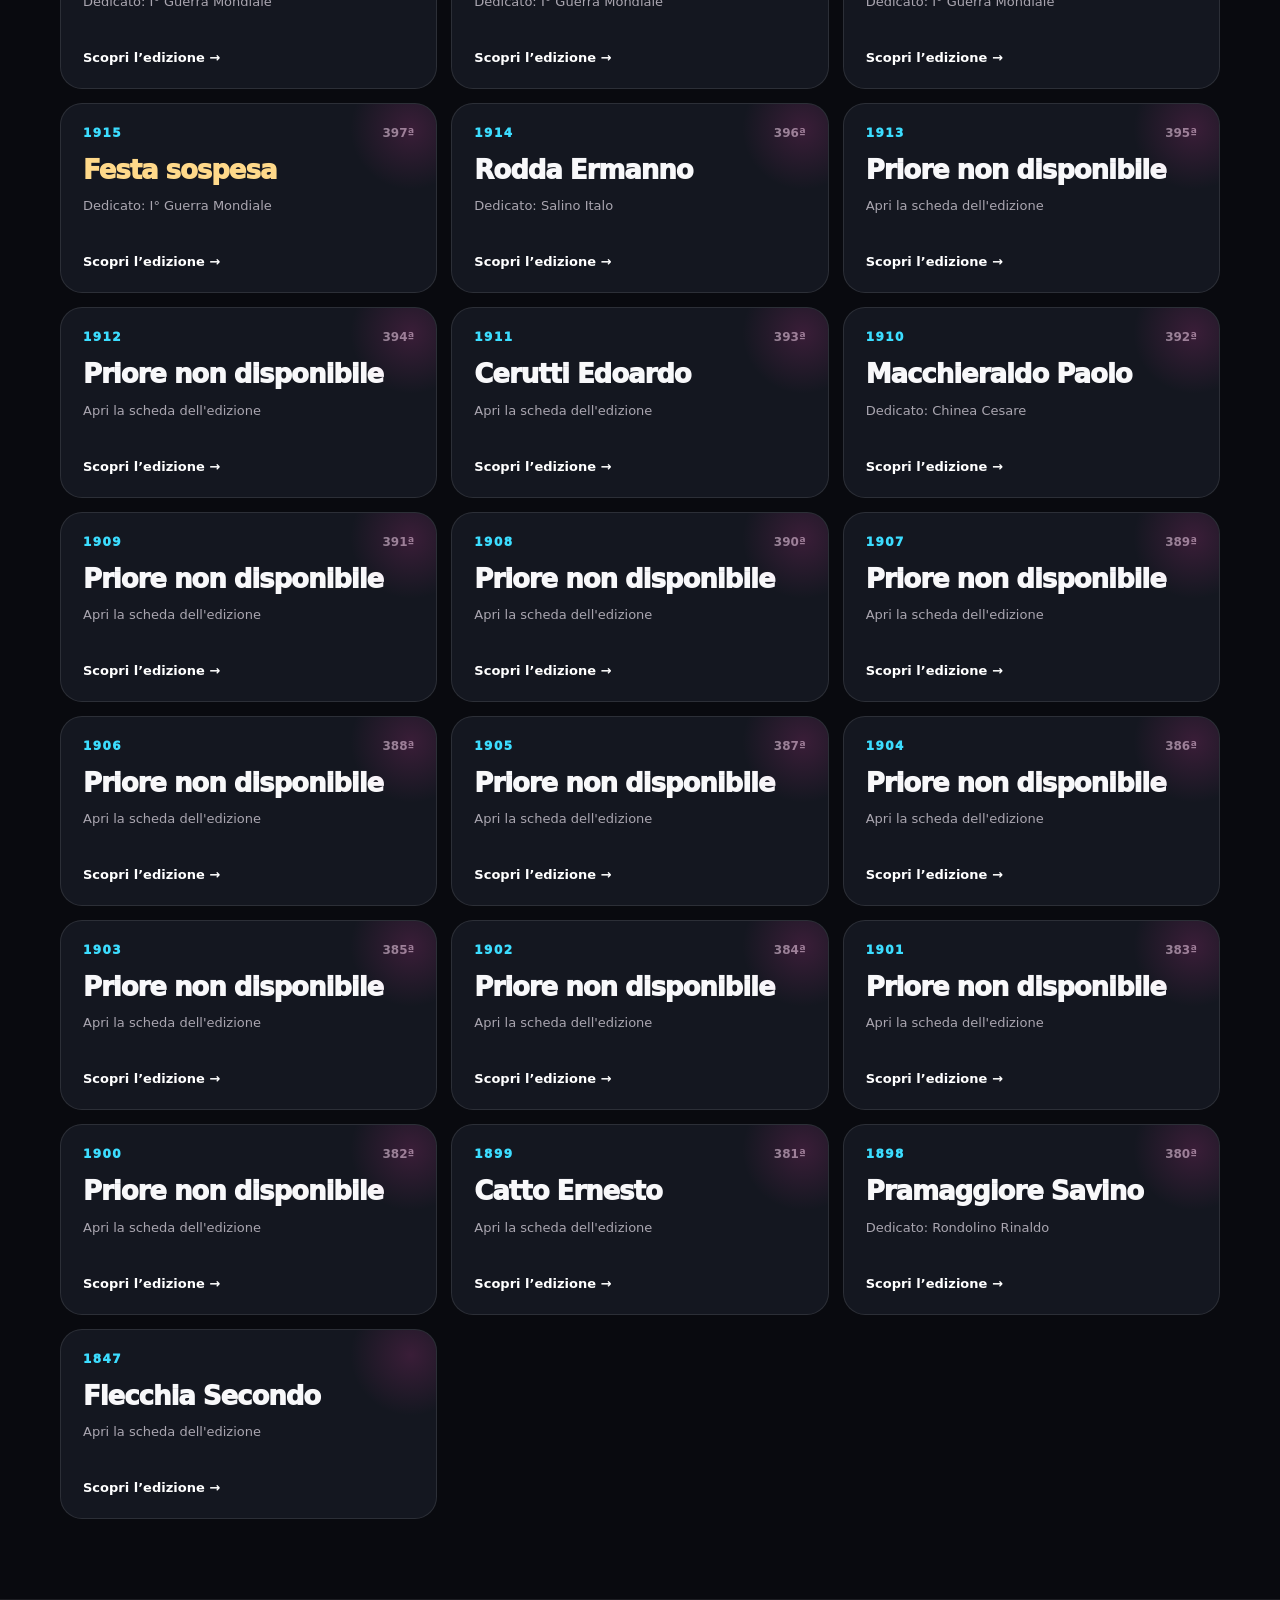
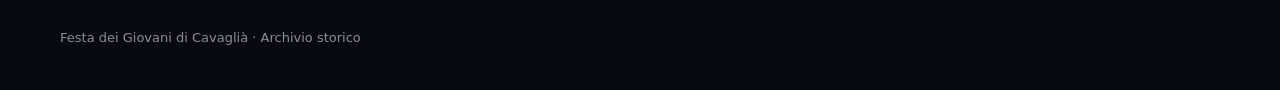
<file: docs/albo/index.html>
<!doctype html>
<html lang="it"><head><meta charset="utf-8"><meta name="viewport" content="width=device-width,initial-scale=1"><title>Albo dei Priori | Festa dei Giovani</title><meta name="description" content="Albo storico dei Priori della Festa dei Giovani di Cavaglià, con edizioni, dedicati e dedicate."><style>
:root{--bg:#090a0f;--card:#141720;--paper:#f7f4ef;--ink:#15161a;--muted:#77747c;--pink:#ff3fb4;--cyan:#3cddff;--violet:#875cff;--gold:#ffd35b;--line:rgba(255,255,255,.12);--shadow:0 24px 70px rgba(0,0,0,.28)}
*{box-sizing:border-box}html{scroll-behavior:smooth}body{margin:0;font-family:Inter,system-ui,-apple-system,"Segoe UI",sans-serif;background:radial-gradient(circle at 10% 0%,rgba(255,63,180,.13),transparent 26%),radial-gradient(circle at 100% 10%,rgba(60,221,255,.11),transparent 24%),var(--bg);color:#f8f8fa}a{color:inherit;text-decoration:none}.wrap{width:min(1160px,calc(100% - 32px));margin:auto}.top{position:sticky;top:0;z-index:30;background:rgba(9,10,15,.78);backdrop-filter:blur(16px);border-bottom:1px solid rgba(255,255,255,.08)}.topin{height:72px;display:flex;align-items:center;justify-content:space-between;gap:20px}.brand{font-weight:950;letter-spacing:-.02em}.back{padding:10px 14px;border-radius:999px;border:1px solid rgba(255,255,255,.13);font-size:13px;font-weight:850;color:#dedbe3}.hero{padding:72px 0 44px}.eyebrow{color:var(--cyan);font-size:12px;letter-spacing:.16em;text-transform:uppercase;font-weight:900}h1{font-size:clamp(50px,8vw,92px);line-height:.92;letter-spacing:-.065em;margin:14px 0 18px}.lead{max-width:760px;color:#bcb9c2;line-height:1.8;font-size:17px}.neon{text-shadow:0 0 14px rgba(255,63,180,.5),0 0 28px rgba(60,221,255,.18)}.glass{border:1px solid rgba(255,255,255,.11);background:rgba(255,255,255,.055);border-radius:24px;box-shadow:var(--shadow)}.controls{display:flex;gap:12px;flex-wrap:wrap;margin:22px 0 28px}.search{flex:1;min-width:240px;background:#141720;border:1px solid rgba(255,255,255,.12);color:white;border-radius:16px;padding:15px 17px;font:inherit}.filters{display:flex;gap:8px;flex-wrap:wrap}.filter{border:1px solid rgba(255,255,255,.12);background:#141720;color:#d9d6df;border-radius:999px;padding:11px 14px;font-weight:850;cursor:pointer}.filter.active{background:linear-gradient(135deg,var(--pink),var(--violet));color:white}.grid{display:grid;grid-template-columns:repeat(3,1fr);gap:14px;padding-bottom:80px}.card{position:relative;padding:22px;border-radius:22px;border:1px solid rgba(255,255,255,.1);background:#141720;overflow:hidden;transition:.25s}.card:before{content:"";position:absolute;right:-40px;top:-40px;width:130px;height:130px;border-radius:50%;background:radial-gradient(circle,rgba(255,63,180,.16),transparent 66%);pointer-events:none}.card:hover{transform:translateY(-5px);border-color:rgba(60,221,255,.45);box-shadow:0 0 26px rgba(60,221,255,.08)}.year{font-size:12px;color:var(--cyan);font-weight:950;letter-spacing:.12em;text-transform:uppercase}.edition{float:right;color:#8e8a94;font-size:12px;font-weight:900}.name{font-size:26px;font-weight:920;line-height:1.05;margin:17px 0 12px;letter-spacing:-.04em}.sub{color:#aaa6b0;font-size:13px;line-height:1.55;min-height:40px}.suspended{color:#ffd98a}.go{display:inline-flex;margin-top:18px;color:white;font-size:13px;font-weight:900}.empty{grid-column:1/-1;padding:36px;text-align:center;color:#aaa6b0}.foot{border-top:1px solid rgba(255,255,255,.08);padding:30px 0 45px;color:#8e8b94;font-size:13px}
@media(max-width:850px){.grid{grid-template-columns:1fr 1fr}}@media(max-width:560px){.grid{grid-template-columns:1fr}.hero{padding-top:48px}.topin{height:64px}.brand{font-size:14px}}
</style></head>
<body>
<header class="top"><div class="wrap topin"><a class="brand" href="../">Festa dei Giovani · Cavaglià</a><a class="back" href="../#albo">← Torna al sito</a></div></header>
<main>
<section class="hero"><div class="wrap"><div class="eyebrow">Archivio storico</div><h1>Albo dei <span class="neon">Priori.</span></h1><p class="lead">L'archivio riporta le informazioni presenti nell'Albo storico della Festa: edizione, anno, Priore e, quando disponibili, Dedicato e Dedicata. Le fotografie vengono aggiunte progressivamente man mano che l'archivio viene digitalizzato.</p>
<div class="controls"><input id="search" class="search" placeholder="Cerca anno o nome…" aria-label="Cerca nell'albo"><div class="filters"><button class="filter active" data-filter="all">Tutti</button><button class="filter" data-filter="recent">Dal 2000</button><button class="filter" data-filter="1900">1900–1999</button><button class="filter" data-filter="sospese">Feste sospese</button></div></div></div></section>
<section><div class="wrap"><div id="grid" class="grid"></div></div></section>
</main>
<footer class="foot"><div class="wrap">Festa dei Giovani di Cavaglià · Archivio storico</div></footer>
<script>
const DATA=[{"edizione":508,"anno":2026,"priore":"Machieraldo Davide","dedicato":"","dedicata":"","sospesa":false},{"edizione":507,"anno":2025,"priore":"Cavagnetto Eddie","dedicato":"","dedicata":"","sospesa":false},{"edizione":506,"anno":2024,"priore":"Macchieraldo Giulio","dedicato":"","dedicata":"","sospesa":false},{"edizione":505,"anno":2023,"priore":"Clerico Gloria","dedicato":"","dedicata":"","sospesa":false},{"edizione":504,"anno":2022,"priore":"Machieraldo Manuel","dedicato":"","dedicata":"","sospesa":false},{"edizione":503,"anno":2021,"priore":"*Festa sospesa*","dedicato":"","dedicata":"","sospesa":true},{"edizione":502,"anno":2020,"priore":"*Festa sospesa*","dedicato":"","dedicata":"","sospesa":true},{"edizione":501,"anno":2019,"priore":"Crepaldi Valentina","dedicato":"","dedicata":"","sospesa":false},{"edizione":500,"anno":2018,"priore":"Tomassini Giulia - Michela","dedicato":"francone","dedicata":"francone","sospesa":false},{"edizione":499,"anno":2017,"priore":"Ferragatta Amedeo","dedicato":"Nerva Mitch","dedicata":"Marco Gaia","sospesa":false},{"edizione":498,"anno":2016,"priore":"Zanovello Matteo","dedicato":"Bocca Alessandro","dedicata":"Costamagna Greta","sospesa":false},{"edizione":497,"anno":2015,"priore":"Gallana Luca","dedicato":"Barberis Andrea","dedicata":"Guerreschi Isabella","sospesa":false},{"edizione":496,"anno":2014,"priore":"Macchieraldo Roberto","dedicato":"Borra Eric","dedicata":"Carelli Martina","sospesa":false},{"edizione":495,"anno":2013,"priore":"Aglio Manuele","dedicato":"Moretto Lorenzo","dedicata":"Cremonesi Lisa","sospesa":false},{"edizione":494,"anno":2012,"priore":"Beltrami Luca","dedicato":"Gaboardi Eric","dedicata":"Tarello Matilda","sospesa":false},{"edizione":493,"anno":2011,"priore":"Tarello Marco","dedicato":"Moretto Lorenzo","dedicata":"Seimandi Martina","sospesa":false},{"edizione":492,"anno":2010,"priore":"Salino Andrea","dedicato":"Clerico Dennis","dedicata":"Macchieraldo Ilaria","sospesa":false},{"edizione":491,"anno":2009,"priore":"Peretto Sara","dedicato":"Machieraldo Andrea","dedicata":"Cabrio Giulia","sospesa":false},{"edizione":490,"anno":2008,"priore":"Zottarelli Daniele","dedicato":"Licciardi Leonardo","dedicata":"Clerico Greta","sospesa":false},{"edizione":489,"anno":2007,"priore":"Fontana Ylenia","dedicato":"Machieraldo Davide","dedicata":"Franciscono Elena","sospesa":false},{"edizione":488,"anno":2006,"priore":"Violino Fabrizio","dedicato":"Braghetto Leonardo","dedicata":"Sandigliano Gloria","sospesa":false},{"edizione":487,"anno":2005,"priore":"Barberis Matteo","dedicato":"Gaboardi Mirco","dedicata":"Boerio Valentina","sospesa":false},{"edizione":486,"anno":2004,"priore":"Borra Giorgio","dedicato":"Pramaggiore Valentina","dedicata":"Sarto Matteo","sospesa":false},{"edizione":485,"anno":2003,"priore":"Nicolello Davide","dedicato":"Salino Alessandro","dedicata":"Clerico Gloria","sospesa":false},{"edizione":484,"anno":2002,"priore":"Scaglia Marco","dedicato":"Nicolello Matteo","dedicata":"Grasso Luana","sospesa":false},{"edizione":483,"anno":2001,"priore":"Marini Stefano","dedicato":"Machieraldo Manuel","dedicata":"Cadamuro Ilaria","sospesa":false},{"edizione":482,"anno":2000,"priore":"Grasso Emanuele","dedicato":"Macchieraldo Giulio","dedicata":"Clerin Chiara","sospesa":false},{"edizione":481,"anno":1999,"priore":"Borra Davide","dedicato":"Affilastra Giulio","dedicata":"Maffeo Carola","sospesa":false},{"edizione":480,"anno":1998,"priore":"Negro Loris","dedicato":"Franzin Alberto","dedicata":"Torta Barbara","sospesa":false},{"edizione":479,"anno":1997,"priore":"Chiaverina Aldo","dedicato":"Nerva Riccardo","dedicata":"Fiò Katia","sospesa":false},{"edizione":478,"anno":1996,"priore":"Tarello Massimiliano","dedicato":"Beltrami Riccardo","dedicata":"Berigliano Cristina","sospesa":false},{"edizione":477,"anno":1995,"priore":"Nicolello Mario","dedicato":"Affilastra Guido","dedicata":"Anzola Eleonora","sospesa":false},{"edizione":476,"anno":1994,"priore":"Salino Paolo","dedicato":"Barberis Matteo","dedicata":"Dell'Anno Aurora","sospesa":false},{"edizione":475,"anno":1993,"priore":"Machieraldo Gianni","dedicato":"Fiò Roberto","dedicata":"Peretto Sara","sospesa":false},{"edizione":474,"anno":1992,"priore":"Zanforlini Aurelio","dedicato":"Chiarentini Stefano","dedicata":"Sereno Luana","sospesa":false},{"edizione":473,"anno":1991,"priore":"Vesan Silvio","dedicato":"Scaglia Marco","dedicata":"Salino Silvia","sospesa":false},{"edizione":472,"anno":1990,"priore":"Nicolello Giuseppe","dedicato":"Anzola Denis","dedicata":"Affilastra Alessia","sospesa":false},{"edizione":471,"anno":1989,"priore":"Seimandi Mauro","dedicato":"Cabrio Claudio","dedicata":"Zanovello Elisa","sospesa":false},{"edizione":470,"anno":1988,"priore":"Machieraldo Daniele","dedicato":"Boerio Roberto","dedicata":"Fontana Ylenia","sospesa":false},{"edizione":469,"anno":1987,"priore":"Berigliano Giuseppe","dedicato":"Cabrio Mauro","dedicata":"Cabrio Laura","sospesa":false},{"edizione":468,"anno":1986,"priore":"Nicolello Renzo","dedicato":"Glicino Gian Luca","dedicata":"Lacchia Elisabetta","sospesa":false},{"edizione":467,"anno":1985,"priore":"Zanforlini Renzo","dedicato":"Zanforlini Claudio","dedicata":"Tezzon Simona","sospesa":false},{"edizione":466,"anno":1984,"priore":"Peretto Gianfranco","dedicato":"Perotto Stefano","dedicata":"Borghetti Barbara","sospesa":false},{"edizione":465,"anno":1983,"priore":"Boerio Massimo","dedicato":"Negro Loris","dedicata":"Boretti Cristina","sospesa":false},{"edizione":464,"anno":1982,"priore":"Perra Bruno","dedicato":"Gallo Christian","dedicata":"Vigato Orietta","sospesa":false},{"edizione":463,"anno":1981,"priore":"Battista Filippo","dedicato":"Musso Stefano","dedicata":"Camelin Katia","sospesa":false},{"edizione":462,"anno":1980,"priore":"Zanovello Natale","dedicato":"Nicolello Mario","dedicata":"Beltrami Bruna","sospesa":false},{"edizione":461,"anno":1979,"priore":"Fontana Renato","dedicato":"Chinea Davide","dedicata":"Grasso Sabrina","sospesa":false},{"edizione":460,"anno":1978,"priore":"Affilastra Ettore","dedicato":"Chinea Nico","dedicata":"Chinea Sara","sospesa":false},{"edizione":459,"anno":1977,"priore":"Boerio Pier Luigi","dedicato":"Sandigliano Davide","dedicata":"Brizi Licia","sospesa":false},{"edizione":458,"anno":1976,"priore":"Macchieraldo Valentino","dedicato":"Macchieraldo Gianni","dedicata":"Fagnani Cristina","sospesa":false},{"edizione":457,"anno":1975,"priore":"Salino Ezio","dedicato":"Franciscono Riccardo","dedicata":"Berigliano Orietta","sospesa":false},{"edizione":456,"anno":1974,"priore":"Zanforlini Roberto","dedicato":"Follis Fausto","dedicata":"Borra Elena","sospesa":false},{"edizione":455,"anno":1973,"priore":"Cossano Cesare","dedicato":"Camelin Fabrizio","dedicata":"Burzio Daniela","sospesa":false},{"edizione":454,"anno":1972,"priore":"Cabrio Serafino","dedicato":"Nicolello Gian Carlo","dedicata":"","sospesa":false},{"edizione":453,"anno":1971,"priore":"Negro Luciano","dedicato":"Brizi Mosé","dedicata":"","sospesa":false},{"edizione":452,"anno":1970,"priore":"Perotto Ferruccio","dedicato":"Grasso Teresio","dedicata":"","sospesa":false},{"edizione":451,"anno":1969,"priore":"Macchieraldo Sergio","dedicato":"Torta Maurizio","dedicata":"","sospesa":false},{"edizione":450,"anno":1968,"priore":"Cabrio Mario","dedicato":"Macchieraldo Massimo","dedicata":"","sospesa":false},{"edizione":449,"anno":1967,"priore":"Vesan Armando","dedicato":"Perra Bruno","dedicata":"","sospesa":false},{"edizione":448,"anno":1966,"priore":"Tibi Rodolfo","dedicato":"Piana Gianni","dedicata":"","sospesa":false},{"edizione":447,"anno":1965,"priore":"Chinea Mauro","dedicato":"Nicolello Renzo","dedicata":"","sospesa":false},{"edizione":446,"anno":1964,"priore":"Chinea Vanni","dedicato":"Grasso Giuseppe","dedicata":"","sospesa":false},{"edizione":445,"anno":1963,"priore":"Borra Renzo","dedicato":"Di Stefano Maurizio","dedicata":"","sospesa":false},{"edizione":444,"anno":1962,"priore":"Machieraldo Gian Piero","dedicato":"","dedicata":"","sospesa":false},{"edizione":443,"anno":1961,"priore":"Rodda Giorgio","dedicato":"","dedicata":"","sospesa":false},{"edizione":442,"anno":1960,"priore":"Ambrosio Flavio","dedicato":"","dedicata":"","sospesa":false},{"edizione":441,"anno":1959,"priore":"Nerva Elio","dedicato":"","dedicata":"","sospesa":false},{"edizione":440,"anno":1958,"priore":"Boschetti Battista","dedicato":"Mosca Alfredo","dedicata":"","sospesa":false},{"edizione":439,"anno":1957,"priore":"Vercellone Renato","dedicato":"Sandro Nicolello","dedicata":"","sospesa":false},{"edizione":438,"anno":1956,"priore":"Torta Giovanni","dedicato":"Avandero Guido","dedicata":"","sospesa":false},{"edizione":437,"anno":1955,"priore":"Boschetti Franco","dedicato":"Prelle Mario","dedicata":"","sospesa":false},{"edizione":436,"anno":1954,"priore":"Retegno Ugo","dedicato":"Sandigliano Marco","dedicata":"","sospesa":false},{"edizione":435,"anno":1953,"priore":"Borra Piero","dedicato":"Aiassa Silvio","dedicata":"","sospesa":false},{"edizione":434,"anno":1952,"priore":"Macchieraldo Dante","dedicato":"Guercio Giancarlo","dedicata":"","sospesa":false},{"edizione":433,"anno":1951,"priore":"Cabrio Carlo","dedicato":"Gilli Renzo","dedicata":"","sospesa":false},{"edizione":432,"anno":1950,"priore":"Catto Ettore","dedicato":"Arborio Gianni","dedicata":"","sospesa":false},{"edizione":431,"anno":1949,"priore":"Calderia Dante","dedicato":"Massazza Giorgio","dedicata":"","sospesa":false},{"edizione":430,"anno":1948,"priore":"Piana Giuseppe","dedicato":"Ramella Giuseppe","dedicata":"","sospesa":false},{"edizione":429,"anno":1947,"priore":"Rodda Corrado","dedicato":"Borra Renzo","dedicata":"","sospesa":false},{"edizione":428,"anno":1946,"priore":"Riva Giuseppe","dedicato":"Salto Sergio","dedicata":"","sospesa":false},{"edizione":427,"anno":1945,"priore":"Sanmartino Giovanni","dedicato":"Barbero Ferruccio","dedicata":"","sospesa":false},{"edizione":426,"anno":1944,"priore":"*Festa sospesa*","dedicato":"II° Guerra Mondiale","dedicata":"","sospesa":true},{"edizione":425,"anno":1943,"priore":"*Festa sospesa*","dedicato":"II° Guerra Mondiale","dedicata":"","sospesa":true},{"edizione":424,"anno":1942,"priore":"*Festa sospesa*","dedicato":"II° Guerra Mondiale","dedicata":"","sospesa":true},{"edizione":423,"anno":1941,"priore":"*Festa sospesa*","dedicato":"II° Guerra Mondiale","dedicata":"","sospesa":true},{"edizione":422,"anno":1940,"priore":"*Festa sospesa*","dedicato":"II° Guerra Mondiale","dedicata":"","sospesa":true},{"edizione":421,"anno":1939,"priore":"Menaldo Carlo","dedicato":"Semenza Ferruccio","dedicata":"","sospesa":false},{"edizione":420,"anno":1938,"priore":"Glicino Cesare","dedicato":"Salino Pier Corrado","dedicata":"","sospesa":false},{"edizione":419,"anno":1937,"priore":"Burzio Francesco","dedicato":"Rodda Giorgio","dedicata":"","sospesa":false},{"edizione":418,"anno":1936,"priore":"Chinea Ribel","dedicato":"Gusulfino Luciano","dedicata":"","sospesa":false},{"edizione":417,"anno":1935,"priore":"Macchieraldo Iginio","dedicato":"Perotto Giovanni","dedicata":"","sospesa":false},{"edizione":416,"anno":1934,"priore":"Boerio Flavio","dedicato":"Olivieri Paolo dei Conti Vernier","dedicata":"","sospesa":false},{"edizione":415,"anno":1933,"priore":"Mosca Pericle","dedicato":"Buonadonna Piero","dedicata":"","sospesa":false},{"edizione":414,"anno":1932,"priore":"Givone Virgilio","dedicato":"Magnone Cesare","dedicata":"","sospesa":false},{"edizione":413,"anno":1931,"priore":"Alice Alfredo","dedicato":"Rodda Corrado","dedicata":"","sospesa":false},{"edizione":412,"anno":1930,"priore":"Macchieraldo Giuseppe","dedicato":"Gillio Giuseppe","dedicata":"","sospesa":false},{"edizione":411,"anno":1929,"priore":"Mosca Agostino","dedicato":"Betta Paolo","dedicata":"","sospesa":false},{"edizione":410,"anno":1928,"priore":"Borra Dante","dedicato":"Bodo Giovanni","dedicata":"","sospesa":false},{"edizione":409,"anno":1927,"priore":"Boschetti Antonio","dedicato":"Avetta Giovanni","dedicata":"","sospesa":false},{"edizione":408,"anno":1926,"priore":"Nerva Carlo","dedicato":"Calderia Dante","dedicata":"","sospesa":false},{"edizione":407,"anno":1925,"priore":"","dedicato":"","dedicata":"","sospesa":false},{"edizione":406,"anno":1924,"priore":"","dedicato":"","dedicata":"","sospesa":false},{"edizione":405,"anno":1923,"priore":"","dedicato":"","dedicata":"","sospesa":false},{"edizione":404,"anno":1922,"priore":"","dedicato":"","dedicata":"","sospesa":false},{"edizione":403,"anno":1921,"priore":"","dedicato":"","dedicata":"","sospesa":false},{"edizione":402,"anno":1920,"priore":"","dedicato":"","dedicata":"","sospesa":false},{"edizione":401,"anno":1919,"priore":"","dedicato":"","dedicata":"","sospesa":false},{"edizione":400,"anno":1918,"priore":"*Festa sospesa*","dedicato":"I° Guerra Mondiale","dedicata":"","sospesa":true},{"edizione":399,"anno":1917,"priore":"*Festa sospesa*","dedicato":"I° Guerra Mondiale","dedicata":"","sospesa":true},{"edizione":398,"anno":1916,"priore":"*Festa sospesa*","dedicato":"I° Guerra Mondiale","dedicata":"","sospesa":true},{"edizione":397,"anno":1915,"priore":"*Festa sospesa*","dedicato":"I° Guerra Mondiale","dedicata":"","sospesa":true},{"edizione":396,"anno":1914,"priore":"Rodda Ermanno","dedicato":"Salino Italo","dedicata":"","sospesa":false},{"edizione":395,"anno":1913,"priore":"","dedicato":"","dedicata":"","sospesa":false},{"edizione":394,"anno":1912,"priore":"","dedicato":"","dedicata":"","sospesa":false},{"edizione":393,"anno":1911,"priore":"Cerutti Edoardo","dedicato":"","dedicata":"","sospesa":false},{"edizione":392,"anno":1910,"priore":"Macchieraldo Paolo","dedicato":"Chinea Cesare","dedicata":"","sospesa":false},{"edizione":391,"anno":1909,"priore":"","dedicato":"","dedicata":"","sospesa":false},{"edizione":390,"anno":1908,"priore":"","dedicato":"","dedicata":"","sospesa":false},{"edizione":389,"anno":1907,"priore":"","dedicato":"","dedicata":"","sospesa":false},{"edizione":388,"anno":1906,"priore":"","dedicato":"","dedicata":"","sospesa":false},{"edizione":387,"anno":1905,"priore":"","dedicato":"","dedicata":"","sospesa":false},{"edizione":386,"anno":1904,"priore":"","dedicato":"","dedicata":"","sospesa":false},{"edizione":385,"anno":1903,"priore":"","dedicato":"","dedicata":"","sospesa":false},{"edizione":384,"anno":1902,"priore":"","dedicato":"","dedicata":"","sospesa":false},{"edizione":383,"anno":1901,"priore":"","dedicato":"","dedicata":"","sospesa":false},{"edizione":382,"anno":1900,"priore":"","dedicato":"","dedicata":"","sospesa":false},{"edizione":381,"anno":1899,"priore":"Catto Ernesto","dedicato":"","dedicata":"","sospesa":false},{"edizione":380,"anno":1898,"priore":"Pramaggiore Savino","dedicato":"Rondolino Rinaldo","dedicata":"","sospesa":false},{"edizione":null,"anno":1847,"priore":"Flecchia Secondo","dedicato":"","dedicata":"","sospesa":false}];
const grid=document.getElementById('grid'), search=document.getElementById('search');let mode='all';
const esc=s=>String(s??'').replace(/[&<>"']/g,c=>({'&':'&amp;','<':'&lt;','>':'&gt;','"':'&quot;',"'":'&#39;'}[c]));
function render(){
 const q=search.value.trim().toLowerCase();
 let rows=DATA.filter(x=>{
   const hay=[x.anno,x.edizione,x.priore,x.dedicato,x.dedicata].join(' ').toLowerCase();
   if(q && !hay.includes(q))return false;
   if(mode==='recent'&&x.anno<2000)return false;
   if(mode==='1900'&&(x.anno<1900||x.anno>1999))return false;
   if(mode==='sospese'&&!x.sospesa)return false;
   return true;
 });
 grid.innerHTML=rows.length?rows.map(x=>{
   const label=x.sospesa?'Festa sospesa':(x.priore||'Priore non disponibile');
   const detail=[x.dedicato?('Dedicato: '+x.dedicato):'',x.dedicata?('Dedicata: '+x.dedicata):''].filter(Boolean).join(' · ');
   return '<a class="card" href="dettaglio.html?anno='+x.anno+'"><span class="edition">'+(x.edizione?x.edizione+'ª':'')+'</span><div class="year">'+x.anno+'</div><div class="name '+(x.sospesa?'suspended':'')+'">'+esc(label)+'</div><div class="sub">'+esc(detail||'Apri la scheda dell\'edizione')+'</div><span class="go">Scopri l’edizione →</span></a>';
 }).join(''):'<div class="empty glass">Nessun risultato.</div>';
}
search.addEventListener('input',render);
document.querySelectorAll('.filter').forEach(b=>b.addEventListener('click',()=>{document.querySelectorAll('.filter').forEach(x=>x.classList.remove('active'));b.classList.add('active');mode=b.dataset.filter;render()}));
render();
</script></body></html>
</file>
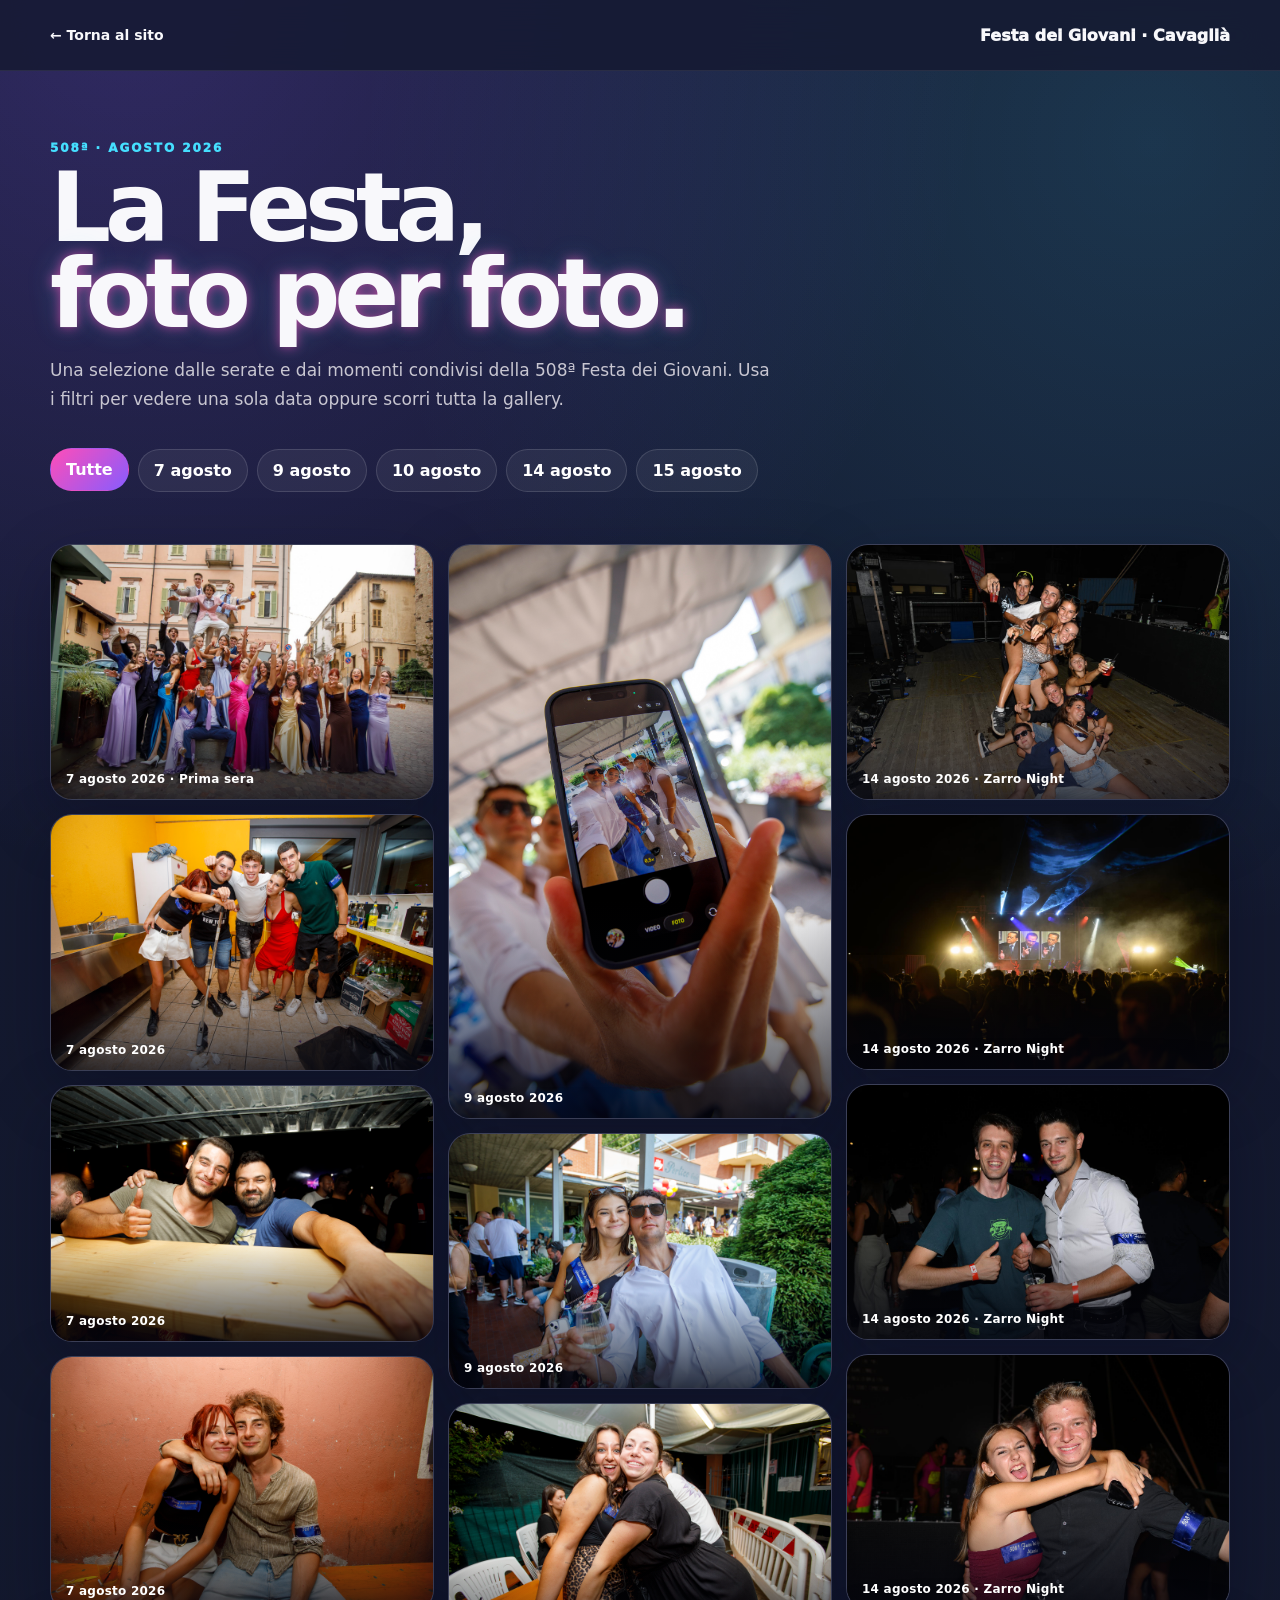
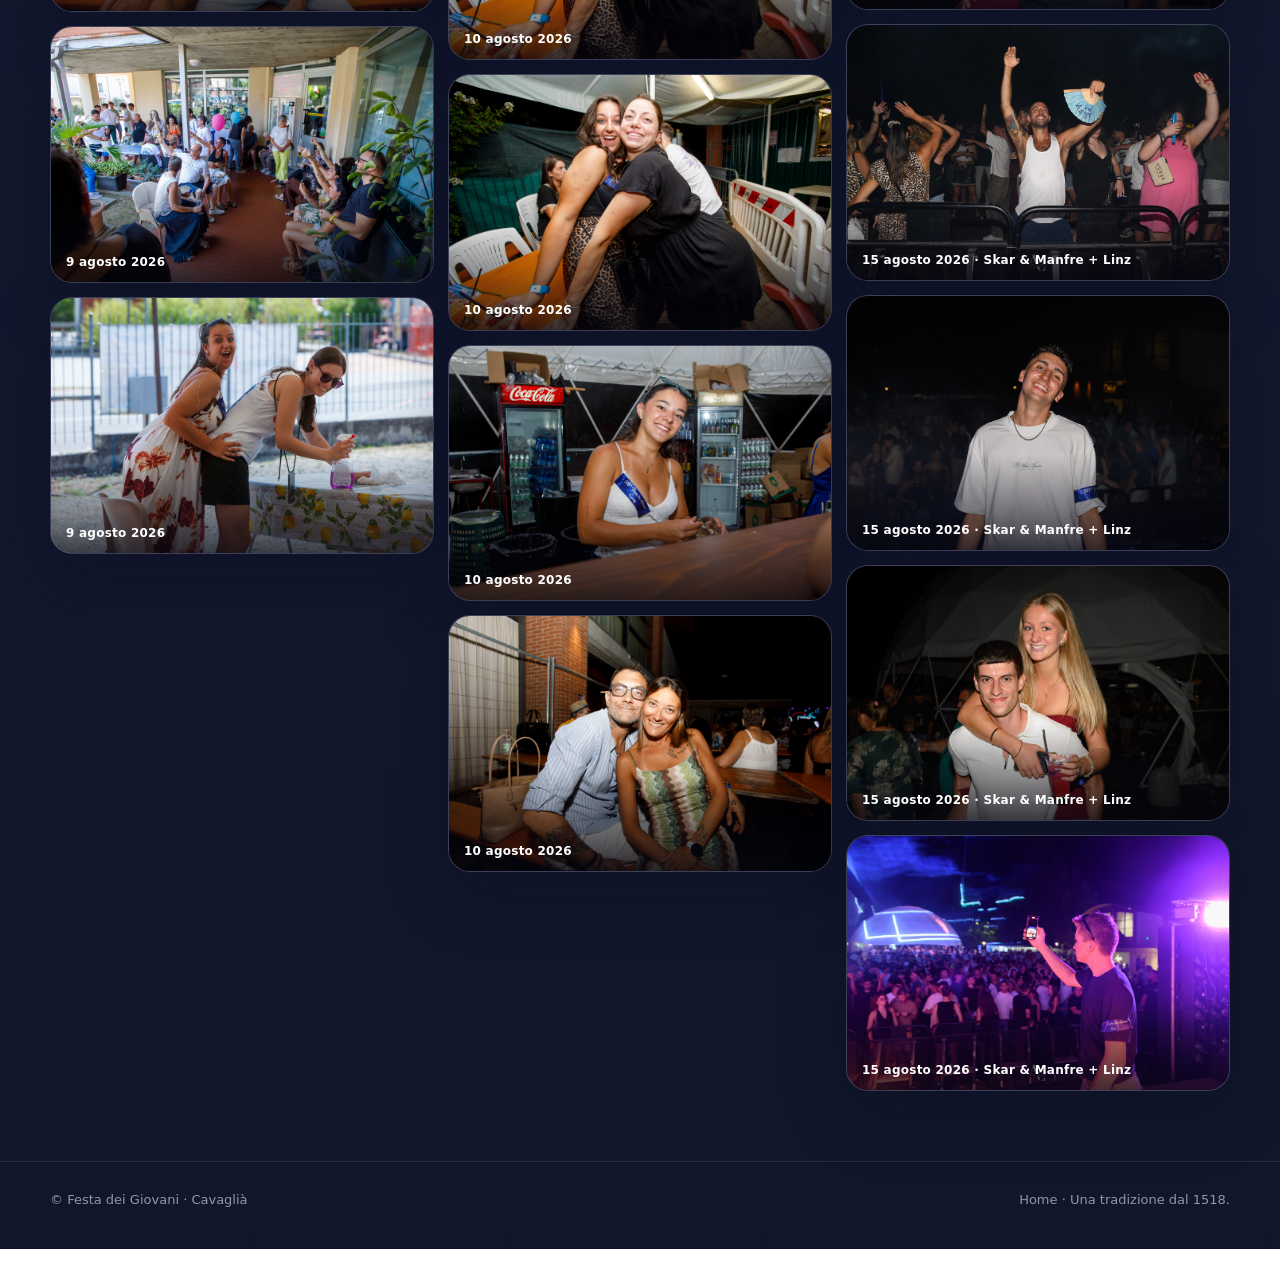
<file: docs/foto/index.html>
<!doctype html>
<html lang="it">
<head>
<meta charset="utf-8">
<meta name="viewport" content="width=device-width,initial-scale=1,viewport-fit=cover">
<meta name="theme-color" content="#151a31">
<title>Gallery 2026 · Festa dei Giovani di Cavaglià</title>
<meta name="description" content="Gallery fotografica della 508ª Festa dei Giovani di Cavaglià, agosto 2026.">
<style>
:root{--bg:#151a31;--paper:#f6f3f7;--pink:#ff4db8;--cyan:#45dfff;--violet:#875cff;--line:rgba(255,255,255,.13);--shadow:0 22px 65px rgba(6,8,25,.3)}
*{box-sizing:border-box}html{scroll-behavior:smooth}body{margin:0;color:#f8f8fb;font-family:Inter,ui-sans-serif,system-ui,-apple-system,BlinkMacSystemFont,"Segoe UI",sans-serif;background:radial-gradient(circle at 10% 0%,rgba(135,92,255,.24),transparent 28%),radial-gradient(circle at 90% 5%,rgba(69,223,255,.14),transparent 27%),linear-gradient(180deg,#151a31,#11172b);min-height:100vh}a{color:inherit;text-decoration:none}button{font:inherit}
.container{width:min(1180px,calc(100% - 30px));margin:auto}.top{position:sticky;top:0;z-index:20;background:rgba(21,26,49,.84);backdrop-filter:blur(18px);border-bottom:1px solid rgba(255,255,255,.08)}.nav{height:70px;display:flex;align-items:center;justify-content:space-between;gap:16px}.back{display:inline-flex;align-items:center;gap:8px;font-size:14px;font-weight:900}.brand{font-weight:950}.hero{padding:70px 0 26px}.eyebrow{font-size:12px;letter-spacing:.16em;text-transform:uppercase;font-weight:950;color:var(--cyan)}h1{margin:10px 0 18px;font-size:clamp(52px,8vw,96px);line-height:.9;letter-spacing:-.065em}.neon{text-shadow:0 0 12px rgba(255,77,184,.62),0 0 28px rgba(69,223,255,.22)}.lead{max-width:720px;color:#c8c6d1;font-size:17px;line-height:1.7}
.filters{display:flex;gap:9px;overflow:auto;padding:18px 0 26px;scrollbar-width:none}.filters::-webkit-scrollbar{display:none}.filter{white-space:nowrap;border:1px solid var(--line);background:rgba(255,255,255,.06);color:#fff;border-radius:999px;padding:11px 15px;font-weight:900;cursor:pointer;transition:.2s}.filter:hover,.filter.active{background:linear-gradient(135deg,var(--pink),var(--violet));border-color:transparent;transform:translateY(-1px)}
.gallery{columns:3 280px;column-gap:14px;padding-bottom:70px}.photo{position:relative;width:100%;display:block;margin:0 0 14px;padding:0;border:1px solid rgba(255,255,255,.11);border-radius:22px;overflow:hidden;background:#242843;box-shadow:var(--shadow);cursor:zoom-in;break-inside:avoid;color:#fff}.photo img{width:100%;height:auto;display:block;opacity:0;transition:opacity .35s,transform .55s}.photo.loaded img{opacity:1}.photo:hover img{transform:scale(1.025)}.photo:after{content:"";position:absolute;inset:0;background:linear-gradient(180deg,transparent 62%,rgba(5,6,15,.75));pointer-events:none}.caption{position:absolute;z-index:2;left:15px;right:15px;bottom:13px;text-align:left;font-size:12px;font-weight:900;letter-spacing:.02em}.loading{display:grid;min-height:220px;place-items:center;color:#aaa7b2;font-size:11px;font-weight:900;letter-spacing:.12em;text-transform:uppercase}.photo.loaded .loading{display:none}.photo[hidden]{display:none}
.lightbox{position:fixed;inset:0;z-index:100;display:none;align-items:center;justify-content:center;background:rgba(5,7,18,.93);padding:18px}.lightbox.open{display:flex}.lightbox-inner{position:relative;max-width:min(1200px,96vw);max-height:92vh}.lightbox img{display:block;max-width:96vw;max-height:86vh;border-radius:16px;box-shadow:0 30px 90px rgba(0,0,0,.45)}.close{position:absolute;right:10px;top:10px;width:44px;height:44px;border:1px solid rgba(255,255,255,.2);border-radius:50%;background:rgba(18,20,37,.72);color:#fff;font-size:22px;cursor:pointer}.lb-caption{text-align:center;margin-top:10px;color:#dddbe4;font-size:13px}
.footer{padding:30px 0 42px;border-top:1px solid rgba(255,255,255,.08);color:#9794a1;font-size:13px}.footer-inner{display:flex;justify-content:space-between;gap:18px;flex-wrap:wrap}
@media(max-width:700px){.container{width:min(100% - 20px,1180px)}.hero{padding-top:50px}.nav{height:64px}.brand{font-size:13px}.gallery{columns:2 150px;column-gap:9px}.photo{margin-bottom:9px;border-radius:15px}.caption{font-size:10px;left:10px;right:10px;bottom:9px}.loading{min-height:150px}}
@media(max-width:390px){.gallery{columns:1}.caption{font-size:11px}}
</style>
</head>
<body>
<header class="top"><div class="container nav"><a class="back" href="../#foto">← Torna al sito</a><span class="brand">Festa dei Giovani · Cavaglià</span></div></header>
<main>
<section class="hero"><div class="container">
<div class="eyebrow">508ª · Agosto 2026</div>
<h1>La Festa,<br><span class="neon">foto per foto.</span></h1>
<p class="lead">Una selezione dalle serate e dai momenti condivisi della 508ª Festa dei Giovani. Usa i filtri per vedere una sola data oppure scorri tutta la gallery.</p>
<div class="filters" role="group" aria-label="Filtra la gallery per data">
<button class="filter active" data-filter="all" type="button">Tutte</button>
<button class="filter" data-filter="07" type="button">7 agosto</button>
<button class="filter" data-filter="09" type="button">9 agosto</button>
<button class="filter" data-filter="10" type="button">10 agosto</button>
<button class="filter" data-filter="14" type="button">14 agosto</button>
<button class="filter" data-filter="15" type="button">15 agosto</button>
</div>
</div></section>
<section><div class="container"><div class="gallery">
<button class="photo" data-date="07" data-caption="7 agosto 2026 · Prima sera" type="button" aria-label="Apri foto: 7 agosto 2026 · Prima sera">
  <span class="loading">Foto…</span>
  <img data-b64-src="../assets/hero-prima-sera-2026.b64" alt="7 agosto 2026 · Prima sera" loading="lazy">
  <span class="caption">7 agosto 2026 · Prima sera</span>
</button>

<button class="photo" data-date="07" data-caption="7 agosto 2026" type="button" aria-label="Apri foto: 7 agosto 2026">
  <span class="loading">Foto…</span>
  <img data-b64-src="../assets/gallery-2026-07-01.b64" alt="7 agosto 2026" loading="lazy">
  <span class="caption">7 agosto 2026</span>
</button>

<button class="photo" data-date="07" data-caption="7 agosto 2026" type="button" aria-label="Apri foto: 7 agosto 2026">
  <span class="loading">Foto…</span>
  <img data-b64-src="../assets/gallery-2026-07-02.b64" alt="7 agosto 2026" loading="lazy">
  <span class="caption">7 agosto 2026</span>
</button>

<button class="photo" data-date="07" data-caption="7 agosto 2026" type="button" aria-label="Apri foto: 7 agosto 2026">
  <span class="loading">Foto…</span>
  <img data-b64-src="../assets/gallery-2026-07-03.b64" alt="7 agosto 2026" loading="lazy">
  <span class="caption">7 agosto 2026</span>
</button>

<button class="photo" data-date="09" data-caption="9 agosto 2026" type="button" aria-label="Apri foto: 9 agosto 2026">
  <span class="loading">Foto…</span>
  <img data-b64-src="../assets/fdg2026-09-agosto.b64" alt="9 agosto 2026" loading="lazy">
  <span class="caption">9 agosto 2026</span>
</button>

<button class="photo" data-date="09" data-caption="9 agosto 2026" type="button" aria-label="Apri foto: 9 agosto 2026">
  <span class="loading">Foto…</span>
  <img data-b64-src="../assets/gallery-2026-09-01.b64" alt="9 agosto 2026" loading="lazy">
  <span class="caption">9 agosto 2026</span>
</button>

<button class="photo" data-date="09" data-caption="9 agosto 2026" type="button" aria-label="Apri foto: 9 agosto 2026">
  <span class="loading">Foto…</span>
  <img data-b64-src="../assets/gallery-2026-09-02.b64" alt="9 agosto 2026" loading="lazy">
  <span class="caption">9 agosto 2026</span>
</button>

<button class="photo" data-date="09" data-caption="9 agosto 2026" type="button" aria-label="Apri foto: 9 agosto 2026">
  <span class="loading">Foto…</span>
  <img data-b64-src="../assets/gallery-2026-09-03.b64" alt="9 agosto 2026" loading="lazy">
  <span class="caption">9 agosto 2026</span>
</button>

<button class="photo" data-date="10" data-caption="10 agosto 2026" type="button" aria-label="Apri foto: 10 agosto 2026">
  <span class="loading">Foto…</span>
  <img data-b64-src="../assets/fdg2026-10-agosto.b64" alt="10 agosto 2026" loading="lazy">
  <span class="caption">10 agosto 2026</span>
</button>

<button class="photo" data-date="10" data-caption="10 agosto 2026" type="button" aria-label="Apri foto: 10 agosto 2026">
  <span class="loading">Foto…</span>
  <img data-b64-src="../assets/gallery-2026-10-01.b64" alt="10 agosto 2026" loading="lazy">
  <span class="caption">10 agosto 2026</span>
</button>

<button class="photo" data-date="10" data-caption="10 agosto 2026" type="button" aria-label="Apri foto: 10 agosto 2026">
  <span class="loading">Foto…</span>
  <img data-b64-src="../assets/gallery-2026-10-02.b64" alt="10 agosto 2026" loading="lazy">
  <span class="caption">10 agosto 2026</span>
</button>

<button class="photo" data-date="10" data-caption="10 agosto 2026" type="button" aria-label="Apri foto: 10 agosto 2026">
  <span class="loading">Foto…</span>
  <img data-b64-src="../assets/gallery-2026-10-03.b64" alt="10 agosto 2026" loading="lazy">
  <span class="caption">10 agosto 2026</span>
</button>

<button class="photo" data-date="14" data-caption="14 agosto 2026 · Zarro Night" type="button" aria-label="Apri foto: 14 agosto 2026 · Zarro Night">
  <span class="loading">Foto…</span>
  <img data-b64-src="../assets/fdg2026-14-agosto.b64" alt="14 agosto 2026 · Zarro Night" loading="lazy">
  <span class="caption">14 agosto 2026 · Zarro Night</span>
</button>

<button class="photo" data-date="14" data-caption="14 agosto 2026 · Zarro Night" type="button" aria-label="Apri foto: 14 agosto 2026 · Zarro Night">
  <span class="loading">Foto…</span>
  <img data-b64-src="../assets/gallery-2026-14-01.b64" alt="14 agosto 2026 · Zarro Night" loading="lazy">
  <span class="caption">14 agosto 2026 · Zarro Night</span>
</button>

<button class="photo" data-date="14" data-caption="14 agosto 2026 · Zarro Night" type="button" aria-label="Apri foto: 14 agosto 2026 · Zarro Night">
  <span class="loading">Foto…</span>
  <img data-b64-src="../assets/gallery-2026-14-02.b64" alt="14 agosto 2026 · Zarro Night" loading="lazy">
  <span class="caption">14 agosto 2026 · Zarro Night</span>
</button>

<button class="photo" data-date="14" data-caption="14 agosto 2026 · Zarro Night" type="button" aria-label="Apri foto: 14 agosto 2026 · Zarro Night">
  <span class="loading">Foto…</span>
  <img data-b64-src="../assets/gallery-2026-14-03.b64" alt="14 agosto 2026 · Zarro Night" loading="lazy">
  <span class="caption">14 agosto 2026 · Zarro Night</span>
</button>

<button class="photo" data-date="15" data-caption="15 agosto 2026 · Skar & Manfre + Linz" type="button" aria-label="Apri foto: 15 agosto 2026 · Skar & Manfre + Linz">
  <span class="loading">Foto…</span>
  <img data-b64-src="../assets/fdg2026-15-agosto.b64" alt="15 agosto 2026 · Skar & Manfre + Linz" loading="lazy">
  <span class="caption">15 agosto 2026 · Skar & Manfre + Linz</span>
</button>

<button class="photo" data-date="15" data-caption="15 agosto 2026 · Skar & Manfre + Linz" type="button" aria-label="Apri foto: 15 agosto 2026 · Skar & Manfre + Linz">
  <span class="loading">Foto…</span>
  <img data-b64-src="../assets/gallery-2026-15-01.b64" alt="15 agosto 2026 · Skar & Manfre + Linz" loading="lazy">
  <span class="caption">15 agosto 2026 · Skar & Manfre + Linz</span>
</button>

<button class="photo" data-date="15" data-caption="15 agosto 2026 · Skar & Manfre + Linz" type="button" aria-label="Apri foto: 15 agosto 2026 · Skar & Manfre + Linz">
  <span class="loading">Foto…</span>
  <img data-b64-src="../assets/gallery-2026-15-02.b64" alt="15 agosto 2026 · Skar & Manfre + Linz" loading="lazy">
  <span class="caption">15 agosto 2026 · Skar & Manfre + Linz</span>
</button>

<button class="photo" data-date="15" data-caption="15 agosto 2026 · Skar & Manfre + Linz" type="button" aria-label="Apri foto: 15 agosto 2026 · Skar & Manfre + Linz">
  <span class="loading">Foto…</span>
  <img data-b64-src="../assets/gallery-2026-15-03.b64" alt="15 agosto 2026 · Skar & Manfre + Linz" loading="lazy">
  <span class="caption">15 agosto 2026 · Skar & Manfre + Linz</span>
</button></div></div></section>
</main>
<div class="lightbox" id="lightbox" aria-hidden="true">
<div class="lightbox-inner">
<button class="close" id="closeLb" type="button" aria-label="Chiudi">×</button>
<img id="lbImg" alt="">
<div class="lb-caption" id="lbCaption"></div>
</div>
</div>
<footer class="footer"><div class="container footer-inner"><span>© Festa dei Giovani · Cavaglià</span><span><a href="../">Home</a> · Una tradizione dal 1518.</span></div></footer>
<script>
const cards=[...document.querySelectorAll('.photo')];
const load=async img=>{if(img.dataset.loaded)return;img.dataset.loaded='1';try{const r=await fetch(img.dataset.b64Src,{cache:'force-cache'}),b64=(await r.text()).trim();img.src='data:image/jpeg;base64,'+b64;img.addEventListener('load',()=>img.closest('.photo').classList.add('loaded'),{once:true})}catch(e){img.closest('.photo').querySelector('.loading').textContent='Foto non disponibile'}};
if('IntersectionObserver'in window){const obs=new IntersectionObserver(es=>es.forEach(e=>{if(e.isIntersecting){load(e.target);obs.unobserve(e.target)}}),{rootMargin:'500px 0px'});document.querySelectorAll('img[data-b64-src]').forEach(i=>obs.observe(i))}else document.querySelectorAll('img[data-b64-src]').forEach(load);
document.querySelectorAll('.filter').forEach(btn=>btn.addEventListener('click',()=>{document.querySelectorAll('.filter').forEach(b=>b.classList.remove('active'));btn.classList.add('active');const f=btn.dataset.filter;cards.forEach(c=>c.hidden=f!=='all'&&c.dataset.date!==f);window.scrollTo({top:document.querySelector('.filters').offsetTop-90,behavior:'smooth'})}));
const lb=document.getElementById('lightbox'),lbImg=document.getElementById('lbImg'),lbCaption=document.getElementById('lbCaption'),closeLb=document.getElementById('closeLb');
cards.forEach(c=>c.addEventListener('click',async()=>{const img=c.querySelector('img');if(!img.src)await load(img);lbImg.src=img.src;lbImg.alt=c.dataset.caption;lbCaption.textContent=c.dataset.caption;lb.classList.add('open');lb.setAttribute('aria-hidden','false');document.body.style.overflow='hidden'}));
const close=()=>{lb.classList.remove('open');lb.setAttribute('aria-hidden','true');document.body.style.overflow=''};
closeLb.addEventListener('click',close);lb.addEventListener('click',e=>{if(e.target===lb)close()});document.addEventListener('keydown',e=>{if(e.key==='Escape')close()});
</script>
</body>
</html>
</file>
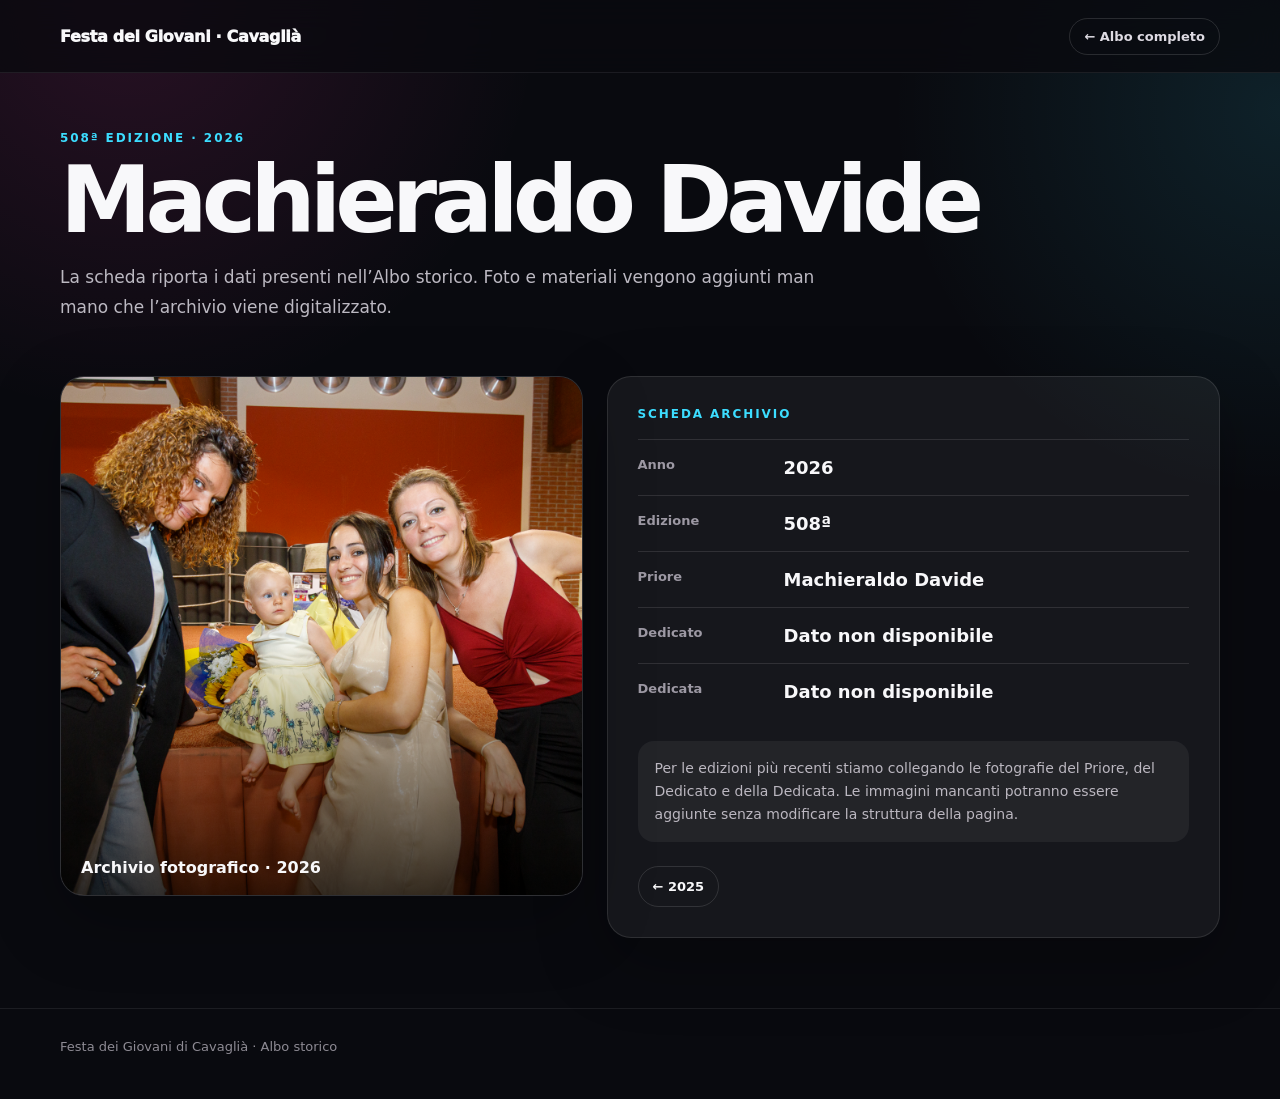
<file: docs/albo/dettaglio.html>
<!doctype html>
<html lang="it"><head><meta charset="utf-8"><meta name="viewport" content="width=device-width,initial-scale=1"><title>Dettaglio Albo | Festa dei Giovani</title><meta name="description" content="Scheda dell'edizione nell'Albo storico della Festa dei Giovani di Cavaglià."><style>
:root{--bg:#090a0f;--card:#141720;--paper:#f7f4ef;--ink:#15161a;--muted:#77747c;--pink:#ff3fb4;--cyan:#3cddff;--violet:#875cff;--gold:#ffd35b;--line:rgba(255,255,255,.12);--shadow:0 24px 70px rgba(0,0,0,.28)}
*{box-sizing:border-box}html{scroll-behavior:smooth}body{margin:0;font-family:Inter,system-ui,-apple-system,"Segoe UI",sans-serif;background:radial-gradient(circle at 10% 0%,rgba(255,63,180,.13),transparent 26%),radial-gradient(circle at 100% 10%,rgba(60,221,255,.11),transparent 24%),var(--bg);color:#f8f8fa}a{color:inherit;text-decoration:none}.wrap{width:min(1160px,calc(100% - 32px));margin:auto}.top{position:sticky;top:0;z-index:30;background:rgba(9,10,15,.78);backdrop-filter:blur(16px);border-bottom:1px solid rgba(255,255,255,.08)}.topin{height:72px;display:flex;align-items:center;justify-content:space-between;gap:20px}.brand{font-weight:950;letter-spacing:-.02em}.back{padding:10px 14px;border-radius:999px;border:1px solid rgba(255,255,255,.13);font-size:13px;font-weight:850;color:#dedbe3}.hero{padding:72px 0 44px}.eyebrow{color:var(--cyan);font-size:12px;letter-spacing:.16em;text-transform:uppercase;font-weight:900}h1{font-size:clamp(50px,8vw,92px);line-height:.92;letter-spacing:-.065em;margin:14px 0 18px}.lead{max-width:760px;color:#bcb9c2;line-height:1.8;font-size:17px}.neon{text-shadow:0 0 14px rgba(255,63,180,.5),0 0 28px rgba(60,221,255,.18)}.glass{border:1px solid rgba(255,255,255,.11);background:rgba(255,255,255,.055);border-radius:24px;box-shadow:var(--shadow)}.controls{display:flex;gap:12px;flex-wrap:wrap;margin:22px 0 28px}.search{flex:1;min-width:240px;background:#141720;border:1px solid rgba(255,255,255,.12);color:white;border-radius:16px;padding:15px 17px;font:inherit}.filters{display:flex;gap:8px;flex-wrap:wrap}.filter{border:1px solid rgba(255,255,255,.12);background:#141720;color:#d9d6df;border-radius:999px;padding:11px 14px;font-weight:850;cursor:pointer}.filter.active{background:linear-gradient(135deg,var(--pink),var(--violet));color:white}.grid{display:grid;grid-template-columns:repeat(3,1fr);gap:14px;padding-bottom:80px}.card{position:relative;padding:22px;border-radius:22px;border:1px solid rgba(255,255,255,.1);background:#141720;overflow:hidden;transition:.25s}.card:before{content:"";position:absolute;right:-40px;top:-40px;width:130px;height:130px;border-radius:50%;background:radial-gradient(circle,rgba(255,63,180,.16),transparent 66%);pointer-events:none}.card:hover{transform:translateY(-5px);border-color:rgba(60,221,255,.45);box-shadow:0 0 26px rgba(60,221,255,.08)}.year{font-size:12px;color:var(--cyan);font-weight:950;letter-spacing:.12em;text-transform:uppercase}.edition{float:right;color:#8e8a94;font-size:12px;font-weight:900}.name{font-size:26px;font-weight:920;line-height:1.05;margin:17px 0 12px;letter-spacing:-.04em}.sub{color:#aaa6b0;font-size:13px;line-height:1.55;min-height:40px}.suspended{color:#ffd98a}.go{display:inline-flex;margin-top:18px;color:white;font-size:13px;font-weight:900}.empty{grid-column:1/-1;padding:36px;text-align:center;color:#aaa6b0}.foot{border-top:1px solid rgba(255,255,255,.08);padding:30px 0 45px;color:#8e8b94;font-size:13px}
@media(max-width:850px){.grid{grid-template-columns:1fr 1fr}}@media(max-width:560px){.grid{grid-template-columns:1fr}.hero{padding-top:48px}.topin{height:64px}.brand{font-size:14px}}

.detailHero{padding:58px 0 36px}.detailGrid{display:grid;grid-template-columns:.92fr 1.08fr;gap:24px;padding-bottom:70px}.photo{min-height:520px;position:relative;overflow:hidden}.photo img{position:absolute;inset:0;width:100%;height:100%;object-fit:cover}.photo:after{content:"";position:absolute;inset:auto 0 0;height:48%;background:linear-gradient(180deg,transparent,rgba(0,0,0,.72))}.photoLabel{position:absolute;z-index:2;left:20px;bottom:18px;font-weight:900}.placeholder{min-height:520px;display:grid;place-items:center;text-align:center;padding:30px;background:linear-gradient(135deg,#161923,#24172b)}.placeholder strong{font-size:38px;display:block;margin-bottom:10px}.info{padding:30px}.facts{display:grid;gap:0;margin-top:18px}.fact{display:grid;grid-template-columns:130px 1fr;gap:16px;padding:17px 0;border-top:1px solid rgba(255,255,255,.11)}.fact span{color:#9d99a4;font-size:13px;font-weight:850}.fact b{font-size:18px}.archiveNote{margin-top:22px;padding:16px 17px;border-radius:16px;background:rgba(255,255,255,.055);color:#bbb7c0;line-height:1.65;font-size:14px}.navYears{display:flex;justify-content:space-between;gap:12px;margin-top:24px}.navYears a{padding:12px 14px;border:1px solid rgba(255,255,255,.12);border-radius:999px;font-size:13px;font-weight:850}.photoLoader{position:absolute;inset:0;display:grid;place-items:center;color:#aaa6b0;font-size:12px;font-weight:900;letter-spacing:.1em;text-transform:uppercase}
@media(max-width:850px){.detailGrid{grid-template-columns:1fr}.photo,.placeholder{min-height:400px}.fact{grid-template-columns:100px 1fr}}</style></head>
<body>
<header class="top"><div class="wrap topin"><a class="brand" href="../">Festa dei Giovani · Cavaglià</a><a class="back" href="./">← Albo completo</a></div></header>
<main>
<section class="detailHero"><div class="wrap"><div class="eyebrow" id="kicker">Albo storico</div><h1 id="title">Edizione</h1><p class="lead" id="intro"></p></div></section>
<section><div class="wrap detailGrid">
<div id="media"></div>
<div class="glass info"><div class="eyebrow">Scheda archivio</div><div class="facts" id="facts"></div><div class="archiveNote" id="note"></div><div class="navYears" id="yearnav"></div></div>
</div></section>
</main><footer class="foot"><div class="wrap">Festa dei Giovani di Cavaglià · Albo storico</div></footer>
<script>
const DATA=[{"edizione":508,"anno":2026,"priore":"Machieraldo Davide","dedicato":"","dedicata":"","sospesa":false},{"edizione":507,"anno":2025,"priore":"Cavagnetto Eddie","dedicato":"","dedicata":"","sospesa":false},{"edizione":506,"anno":2024,"priore":"Macchieraldo Giulio","dedicato":"","dedicata":"","sospesa":false},{"edizione":505,"anno":2023,"priore":"Clerico Gloria","dedicato":"","dedicata":"","sospesa":false},{"edizione":504,"anno":2022,"priore":"Machieraldo Manuel","dedicato":"","dedicata":"","sospesa":false},{"edizione":503,"anno":2021,"priore":"*Festa sospesa*","dedicato":"","dedicata":"","sospesa":true},{"edizione":502,"anno":2020,"priore":"*Festa sospesa*","dedicato":"","dedicata":"","sospesa":true},{"edizione":501,"anno":2019,"priore":"Crepaldi Valentina","dedicato":"","dedicata":"","sospesa":false},{"edizione":500,"anno":2018,"priore":"Tomassini Giulia - Michela","dedicato":"francone","dedicata":"francone","sospesa":false},{"edizione":499,"anno":2017,"priore":"Ferragatta Amedeo","dedicato":"Nerva Mitch","dedicata":"Marco Gaia","sospesa":false},{"edizione":498,"anno":2016,"priore":"Zanovello Matteo","dedicato":"Bocca Alessandro","dedicata":"Costamagna Greta","sospesa":false},{"edizione":497,"anno":2015,"priore":"Gallana Luca","dedicato":"Barberis Andrea","dedicata":"Guerreschi Isabella","sospesa":false},{"edizione":496,"anno":2014,"priore":"Macchieraldo Roberto","dedicato":"Borra Eric","dedicata":"Carelli Martina","sospesa":false},{"edizione":495,"anno":2013,"priore":"Aglio Manuele","dedicato":"Moretto Lorenzo","dedicata":"Cremonesi Lisa","sospesa":false},{"edizione":494,"anno":2012,"priore":"Beltrami Luca","dedicato":"Gaboardi Eric","dedicata":"Tarello Matilda","sospesa":false},{"edizione":493,"anno":2011,"priore":"Tarello Marco","dedicato":"Moretto Lorenzo","dedicata":"Seimandi Martina","sospesa":false},{"edizione":492,"anno":2010,"priore":"Salino Andrea","dedicato":"Clerico Dennis","dedicata":"Macchieraldo Ilaria","sospesa":false},{"edizione":491,"anno":2009,"priore":"Peretto Sara","dedicato":"Machieraldo Andrea","dedicata":"Cabrio Giulia","sospesa":false},{"edizione":490,"anno":2008,"priore":"Zottarelli Daniele","dedicato":"Licciardi Leonardo","dedicata":"Clerico Greta","sospesa":false},{"edizione":489,"anno":2007,"priore":"Fontana Ylenia","dedicato":"Machieraldo Davide","dedicata":"Franciscono Elena","sospesa":false},{"edizione":488,"anno":2006,"priore":"Violino Fabrizio","dedicato":"Braghetto Leonardo","dedicata":"Sandigliano Gloria","sospesa":false},{"edizione":487,"anno":2005,"priore":"Barberis Matteo","dedicato":"Gaboardi Mirco","dedicata":"Boerio Valentina","sospesa":false},{"edizione":486,"anno":2004,"priore":"Borra Giorgio","dedicato":"Pramaggiore Valentina","dedicata":"Sarto Matteo","sospesa":false},{"edizione":485,"anno":2003,"priore":"Nicolello Davide","dedicato":"Salino Alessandro","dedicata":"Clerico Gloria","sospesa":false},{"edizione":484,"anno":2002,"priore":"Scaglia Marco","dedicato":"Nicolello Matteo","dedicata":"Grasso Luana","sospesa":false},{"edizione":483,"anno":2001,"priore":"Marini Stefano","dedicato":"Machieraldo Manuel","dedicata":"Cadamuro Ilaria","sospesa":false},{"edizione":482,"anno":2000,"priore":"Grasso Emanuele","dedicato":"Macchieraldo Giulio","dedicata":"Clerin Chiara","sospesa":false},{"edizione":481,"anno":1999,"priore":"Borra Davide","dedicato":"Affilastra Giulio","dedicata":"Maffeo Carola","sospesa":false},{"edizione":480,"anno":1998,"priore":"Negro Loris","dedicato":"Franzin Alberto","dedicata":"Torta Barbara","sospesa":false},{"edizione":479,"anno":1997,"priore":"Chiaverina Aldo","dedicato":"Nerva Riccardo","dedicata":"Fiò Katia","sospesa":false},{"edizione":478,"anno":1996,"priore":"Tarello Massimiliano","dedicato":"Beltrami Riccardo","dedicata":"Berigliano Cristina","sospesa":false},{"edizione":477,"anno":1995,"priore":"Nicolello Mario","dedicato":"Affilastra Guido","dedicata":"Anzola Eleonora","sospesa":false},{"edizione":476,"anno":1994,"priore":"Salino Paolo","dedicato":"Barberis Matteo","dedicata":"Dell'Anno Aurora","sospesa":false},{"edizione":475,"anno":1993,"priore":"Machieraldo Gianni","dedicato":"Fiò Roberto","dedicata":"Peretto Sara","sospesa":false},{"edizione":474,"anno":1992,"priore":"Zanforlini Aurelio","dedicato":"Chiarentini Stefano","dedicata":"Sereno Luana","sospesa":false},{"edizione":473,"anno":1991,"priore":"Vesan Silvio","dedicato":"Scaglia Marco","dedicata":"Salino Silvia","sospesa":false},{"edizione":472,"anno":1990,"priore":"Nicolello Giuseppe","dedicato":"Anzola Denis","dedicata":"Affilastra Alessia","sospesa":false},{"edizione":471,"anno":1989,"priore":"Seimandi Mauro","dedicato":"Cabrio Claudio","dedicata":"Zanovello Elisa","sospesa":false},{"edizione":470,"anno":1988,"priore":"Machieraldo Daniele","dedicato":"Boerio Roberto","dedicata":"Fontana Ylenia","sospesa":false},{"edizione":469,"anno":1987,"priore":"Berigliano Giuseppe","dedicato":"Cabrio Mauro","dedicata":"Cabrio Laura","sospesa":false},{"edizione":468,"anno":1986,"priore":"Nicolello Renzo","dedicato":"Glicino Gian Luca","dedicata":"Lacchia Elisabetta","sospesa":false},{"edizione":467,"anno":1985,"priore":"Zanforlini Renzo","dedicato":"Zanforlini Claudio","dedicata":"Tezzon Simona","sospesa":false},{"edizione":466,"anno":1984,"priore":"Peretto Gianfranco","dedicato":"Perotto Stefano","dedicata":"Borghetti Barbara","sospesa":false},{"edizione":465,"anno":1983,"priore":"Boerio Massimo","dedicato":"Negro Loris","dedicata":"Boretti Cristina","sospesa":false},{"edizione":464,"anno":1982,"priore":"Perra Bruno","dedicato":"Gallo Christian","dedicata":"Vigato Orietta","sospesa":false},{"edizione":463,"anno":1981,"priore":"Battista Filippo","dedicato":"Musso Stefano","dedicata":"Camelin Katia","sospesa":false},{"edizione":462,"anno":1980,"priore":"Zanovello Natale","dedicato":"Nicolello Mario","dedicata":"Beltrami Bruna","sospesa":false},{"edizione":461,"anno":1979,"priore":"Fontana Renato","dedicato":"Chinea Davide","dedicata":"Grasso Sabrina","sospesa":false},{"edizione":460,"anno":1978,"priore":"Affilastra Ettore","dedicato":"Chinea Nico","dedicata":"Chinea Sara","sospesa":false},{"edizione":459,"anno":1977,"priore":"Boerio Pier Luigi","dedicato":"Sandigliano Davide","dedicata":"Brizi Licia","sospesa":false},{"edizione":458,"anno":1976,"priore":"Macchieraldo Valentino","dedicato":"Macchieraldo Gianni","dedicata":"Fagnani Cristina","sospesa":false},{"edizione":457,"anno":1975,"priore":"Salino Ezio","dedicato":"Franciscono Riccardo","dedicata":"Berigliano Orietta","sospesa":false},{"edizione":456,"anno":1974,"priore":"Zanforlini Roberto","dedicato":"Follis Fausto","dedicata":"Borra Elena","sospesa":false},{"edizione":455,"anno":1973,"priore":"Cossano Cesare","dedicato":"Camelin Fabrizio","dedicata":"Burzio Daniela","sospesa":false},{"edizione":454,"anno":1972,"priore":"Cabrio Serafino","dedicato":"Nicolello Gian Carlo","dedicata":"","sospesa":false},{"edizione":453,"anno":1971,"priore":"Negro Luciano","dedicato":"Brizi Mosé","dedicata":"","sospesa":false},{"edizione":452,"anno":1970,"priore":"Perotto Ferruccio","dedicato":"Grasso Teresio","dedicata":"","sospesa":false},{"edizione":451,"anno":1969,"priore":"Macchieraldo Sergio","dedicato":"Torta Maurizio","dedicata":"","sospesa":false},{"edizione":450,"anno":1968,"priore":"Cabrio Mario","dedicato":"Macchieraldo Massimo","dedicata":"","sospesa":false},{"edizione":449,"anno":1967,"priore":"Vesan Armando","dedicato":"Perra Bruno","dedicata":"","sospesa":false},{"edizione":448,"anno":1966,"priore":"Tibi Rodolfo","dedicato":"Piana Gianni","dedicata":"","sospesa":false},{"edizione":447,"anno":1965,"priore":"Chinea Mauro","dedicato":"Nicolello Renzo","dedicata":"","sospesa":false},{"edizione":446,"anno":1964,"priore":"Chinea Vanni","dedicato":"Grasso Giuseppe","dedicata":"","sospesa":false},{"edizione":445,"anno":1963,"priore":"Borra Renzo","dedicato":"Di Stefano Maurizio","dedicata":"","sospesa":false},{"edizione":444,"anno":1962,"priore":"Machieraldo Gian Piero","dedicato":"","dedicata":"","sospesa":false},{"edizione":443,"anno":1961,"priore":"Rodda Giorgio","dedicato":"","dedicata":"","sospesa":false},{"edizione":442,"anno":1960,"priore":"Ambrosio Flavio","dedicato":"","dedicata":"","sospesa":false},{"edizione":441,"anno":1959,"priore":"Nerva Elio","dedicato":"","dedicata":"","sospesa":false},{"edizione":440,"anno":1958,"priore":"Boschetti Battista","dedicato":"Mosca Alfredo","dedicata":"","sospesa":false},{"edizione":439,"anno":1957,"priore":"Vercellone Renato","dedicato":"Sandro Nicolello","dedicata":"","sospesa":false},{"edizione":438,"anno":1956,"priore":"Torta Giovanni","dedicato":"Avandero Guido","dedicata":"","sospesa":false},{"edizione":437,"anno":1955,"priore":"Boschetti Franco","dedicato":"Prelle Mario","dedicata":"","sospesa":false},{"edizione":436,"anno":1954,"priore":"Retegno Ugo","dedicato":"Sandigliano Marco","dedicata":"","sospesa":false},{"edizione":435,"anno":1953,"priore":"Borra Piero","dedicato":"Aiassa Silvio","dedicata":"","sospesa":false},{"edizione":434,"anno":1952,"priore":"Macchieraldo Dante","dedicato":"Guercio Giancarlo","dedicata":"","sospesa":false},{"edizione":433,"anno":1951,"priore":"Cabrio Carlo","dedicato":"Gilli Renzo","dedicata":"","sospesa":false},{"edizione":432,"anno":1950,"priore":"Catto Ettore","dedicato":"Arborio Gianni","dedicata":"","sospesa":false},{"edizione":431,"anno":1949,"priore":"Calderia Dante","dedicato":"Massazza Giorgio","dedicata":"","sospesa":false},{"edizione":430,"anno":1948,"priore":"Piana Giuseppe","dedicato":"Ramella Giuseppe","dedicata":"","sospesa":false},{"edizione":429,"anno":1947,"priore":"Rodda Corrado","dedicato":"Borra Renzo","dedicata":"","sospesa":false},{"edizione":428,"anno":1946,"priore":"Riva Giuseppe","dedicato":"Salto Sergio","dedicata":"","sospesa":false},{"edizione":427,"anno":1945,"priore":"Sanmartino Giovanni","dedicato":"Barbero Ferruccio","dedicata":"","sospesa":false},{"edizione":426,"anno":1944,"priore":"*Festa sospesa*","dedicato":"II° Guerra Mondiale","dedicata":"","sospesa":true},{"edizione":425,"anno":1943,"priore":"*Festa sospesa*","dedicato":"II° Guerra Mondiale","dedicata":"","sospesa":true},{"edizione":424,"anno":1942,"priore":"*Festa sospesa*","dedicato":"II° Guerra Mondiale","dedicata":"","sospesa":true},{"edizione":423,"anno":1941,"priore":"*Festa sospesa*","dedicato":"II° Guerra Mondiale","dedicata":"","sospesa":true},{"edizione":422,"anno":1940,"priore":"*Festa sospesa*","dedicato":"II° Guerra Mondiale","dedicata":"","sospesa":true},{"edizione":421,"anno":1939,"priore":"Menaldo Carlo","dedicato":"Semenza Ferruccio","dedicata":"","sospesa":false},{"edizione":420,"anno":1938,"priore":"Glicino Cesare","dedicato":"Salino Pier Corrado","dedicata":"","sospesa":false},{"edizione":419,"anno":1937,"priore":"Burzio Francesco","dedicato":"Rodda Giorgio","dedicata":"","sospesa":false},{"edizione":418,"anno":1936,"priore":"Chinea Ribel","dedicato":"Gusulfino Luciano","dedicata":"","sospesa":false},{"edizione":417,"anno":1935,"priore":"Macchieraldo Iginio","dedicato":"Perotto Giovanni","dedicata":"","sospesa":false},{"edizione":416,"anno":1934,"priore":"Boerio Flavio","dedicato":"Olivieri Paolo dei Conti Vernier","dedicata":"","sospesa":false},{"edizione":415,"anno":1933,"priore":"Mosca Pericle","dedicato":"Buonadonna Piero","dedicata":"","sospesa":false},{"edizione":414,"anno":1932,"priore":"Givone Virgilio","dedicato":"Magnone Cesare","dedicata":"","sospesa":false},{"edizione":413,"anno":1931,"priore":"Alice Alfredo","dedicato":"Rodda Corrado","dedicata":"","sospesa":false},{"edizione":412,"anno":1930,"priore":"Macchieraldo Giuseppe","dedicato":"Gillio Giuseppe","dedicata":"","sospesa":false},{"edizione":411,"anno":1929,"priore":"Mosca Agostino","dedicato":"Betta Paolo","dedicata":"","sospesa":false},{"edizione":410,"anno":1928,"priore":"Borra Dante","dedicato":"Bodo Giovanni","dedicata":"","sospesa":false},{"edizione":409,"anno":1927,"priore":"Boschetti Antonio","dedicato":"Avetta Giovanni","dedicata":"","sospesa":false},{"edizione":408,"anno":1926,"priore":"Nerva Carlo","dedicato":"Calderia Dante","dedicata":"","sospesa":false},{"edizione":407,"anno":1925,"priore":"","dedicato":"","dedicata":"","sospesa":false},{"edizione":406,"anno":1924,"priore":"","dedicato":"","dedicata":"","sospesa":false},{"edizione":405,"anno":1923,"priore":"","dedicato":"","dedicata":"","sospesa":false},{"edizione":404,"anno":1922,"priore":"","dedicato":"","dedicata":"","sospesa":false},{"edizione":403,"anno":1921,"priore":"","dedicato":"","dedicata":"","sospesa":false},{"edizione":402,"anno":1920,"priore":"","dedicato":"","dedicata":"","sospesa":false},{"edizione":401,"anno":1919,"priore":"","dedicato":"","dedicata":"","sospesa":false},{"edizione":400,"anno":1918,"priore":"*Festa sospesa*","dedicato":"I° Guerra Mondiale","dedicata":"","sospesa":true},{"edizione":399,"anno":1917,"priore":"*Festa sospesa*","dedicato":"I° Guerra Mondiale","dedicata":"","sospesa":true},{"edizione":398,"anno":1916,"priore":"*Festa sospesa*","dedicato":"I° Guerra Mondiale","dedicata":"","sospesa":true},{"edizione":397,"anno":1915,"priore":"*Festa sospesa*","dedicato":"I° Guerra Mondiale","dedicata":"","sospesa":true},{"edizione":396,"anno":1914,"priore":"Rodda Ermanno","dedicato":"Salino Italo","dedicata":"","sospesa":false},{"edizione":395,"anno":1913,"priore":"","dedicato":"","dedicata":"","sospesa":false},{"edizione":394,"anno":1912,"priore":"","dedicato":"","dedicata":"","sospesa":false},{"edizione":393,"anno":1911,"priore":"Cerutti Edoardo","dedicato":"","dedicata":"","sospesa":false},{"edizione":392,"anno":1910,"priore":"Macchieraldo Paolo","dedicato":"Chinea Cesare","dedicata":"","sospesa":false},{"edizione":391,"anno":1909,"priore":"","dedicato":"","dedicata":"","sospesa":false},{"edizione":390,"anno":1908,"priore":"","dedicato":"","dedicata":"","sospesa":false},{"edizione":389,"anno":1907,"priore":"","dedicato":"","dedicata":"","sospesa":false},{"edizione":388,"anno":1906,"priore":"","dedicato":"","dedicata":"","sospesa":false},{"edizione":387,"anno":1905,"priore":"","dedicato":"","dedicata":"","sospesa":false},{"edizione":386,"anno":1904,"priore":"","dedicato":"","dedicata":"","sospesa":false},{"edizione":385,"anno":1903,"priore":"","dedicato":"","dedicata":"","sospesa":false},{"edizione":384,"anno":1902,"priore":"","dedicato":"","dedicata":"","sospesa":false},{"edizione":383,"anno":1901,"priore":"","dedicato":"","dedicata":"","sospesa":false},{"edizione":382,"anno":1900,"priore":"","dedicato":"","dedicata":"","sospesa":false},{"edizione":381,"anno":1899,"priore":"Catto Ernesto","dedicato":"","dedicata":"","sospesa":false},{"edizione":380,"anno":1898,"priore":"Pramaggiore Savino","dedicato":"Rondolino Rinaldo","dedicata":"","sospesa":false},{"edizione":null,"anno":1847,"priore":"Flecchia Secondo","dedicato":"","dedicata":"","sospesa":false}];
const PHOTO={2026:'../assets/albo-2026.b64'};
const esc=s=>String(s??'').replace(/[&<>"']/g,c=>({'&':'&amp;','<':'&lt;','>':'&gt;','"':'&quot;',"'":'&#39;'}[c]));
const year=Number(new URLSearchParams(location.search).get('anno'));const x=DATA.find(e=>e.anno===year)||DATA[0];
document.title=(x.anno+' · '+(x.priore||'Albo storico'))+' | Festa dei Giovani';
document.getElementById('kicker').textContent=(x.edizione?x.edizione+'ª edizione · ':'')+x.anno;
document.getElementById('title').innerHTML=x.sospesa?'Festa <span class="neon">sospesa.</span>':esc(x.priore||'Priore non disponibile');
document.getElementById('intro').textContent=x.sospesa?'L’Albo storico registra per questo anno la sospensione della Festa.':'La scheda riporta i dati presenti nell’Albo storico. Foto e materiali vengono aggiunti man mano che l’archivio viene digitalizzato.';
const photo=PHOTO[x.anno];
document.getElementById('media').innerHTML=photo?'<div class="glass photo"><div class="photoLoader">Caricamento archivio…</div><img data-b64="'+photo+'" alt="Foto dall\'archivio dell\'edizione '+x.anno+'"><div class="photoLabel">Archivio fotografico · '+x.anno+'</div></div>':'<div class="glass placeholder"><div><strong>'+(x.edizione?x.edizione+'ª':x.anno)+'</strong><span>Foto del Priore e dei bambini<br>in fase di raccolta</span></div></div>';
const facts=[
 ['Anno',x.anno],
 ['Edizione',x.edizione?x.edizione+'ª':'Dato non disponibile'],
 ['Priore',x.priore||'Dato non disponibile'],
 ['Dedicato',x.dedicato||'Dato non disponibile'],
 ['Dedicata',x.dedicata||'Dato non disponibile']
];
document.getElementById('facts').innerHTML=facts.map(f=>'<div class="fact"><span>'+esc(f[0])+'</span><b>'+esc(f[1])+'</b></div>').join('');
document.getElementById('note').innerHTML=x.anno>=2023?'Per le edizioni più recenti stiamo collegando le fotografie del Priore, del Dedicato e della Dedicata. Le immagini mancanti potranno essere aggiunte senza modificare la struttura della pagina.':'I dati testuali derivano dall’Albo storico della Festa. Il materiale fotografico storico viene digitalizzato progressivamente.';
const idx=DATA.findIndex(e=>e.anno===x.anno), newer=idx>0?DATA[idx-1]:null, older=idx<DATA.length-1?DATA[idx+1]:null;
document.getElementById('yearnav').innerHTML=(older?'<a href="?anno='+older.anno+'">← '+older.anno+'</a>':'<span></span>')+(newer?'<a href="?anno='+newer.anno+'">'+newer.anno+' →</a>':'');
async function loadB64(){
 const img=document.querySelector('img[data-b64]'); if(!img)return;
 try{const r=await fetch(img.dataset.b64,{cache:'force-cache'});const b=(await r.text()).trim();img.src='data:image/jpeg;base64,'+b;img.addEventListener('load',()=>document.querySelector('.photoLoader')?.remove(),{once:true});}
 catch(e){const l=document.querySelector('.photoLoader');if(l)l.textContent='Foto non disponibile';}
}
loadB64();
</script></body></html>
</file>
<file: style.css>
body {
  font-family: Arial, sans-serif;
  margin: 1em;
  background: #f9f9f9;
  color: #333;
}
h1, h2 {
  margin-bottom: 0.5em;
}
#coperti-container {
  margin-bottom: 1em;
}
#menu-container {
  display: flex;
  flex-wrap: wrap;
  gap: 10px;
}
.menu-categoria {
  flex-basis: 100%;
  margin-top: 1em;
}
.menu-categoria h3 {
  border-bottom: 1px solid #ccc;
  padding-bottom: 0.3em;
}
.piatto {
  background: white;
  border: 1px solid #ccc;
  padding: 0.5em;
  flex-basis: 30%;
  box-sizing: border-box;
  cursor: pointer;
  user-select: none;
  display: flex;
  justify-content: space-between;
  align-items: center;
}
.piatto.disponibile {
  cursor: pointer;
}
.piatto.esaurito {
  opacity: 0.5;
  cursor: not-allowed;
}
#carrello-container {
  margin-top: 2em;
  border-top: 2px solid #333;
  padding-top: 1em;
}
#carrello-list {
  list-style: none;
  padding-left: 0;
}
#carrello-list li {
  margin-bottom: 0.3em;
  display: flex;
  justify-content: space-between;
}
button {
  cursor: pointer;
}
#conferma-ordine {
  margin-top: 1em;
  padding: 0.5em 1em;
  font-weight: bold;
}
</file>
